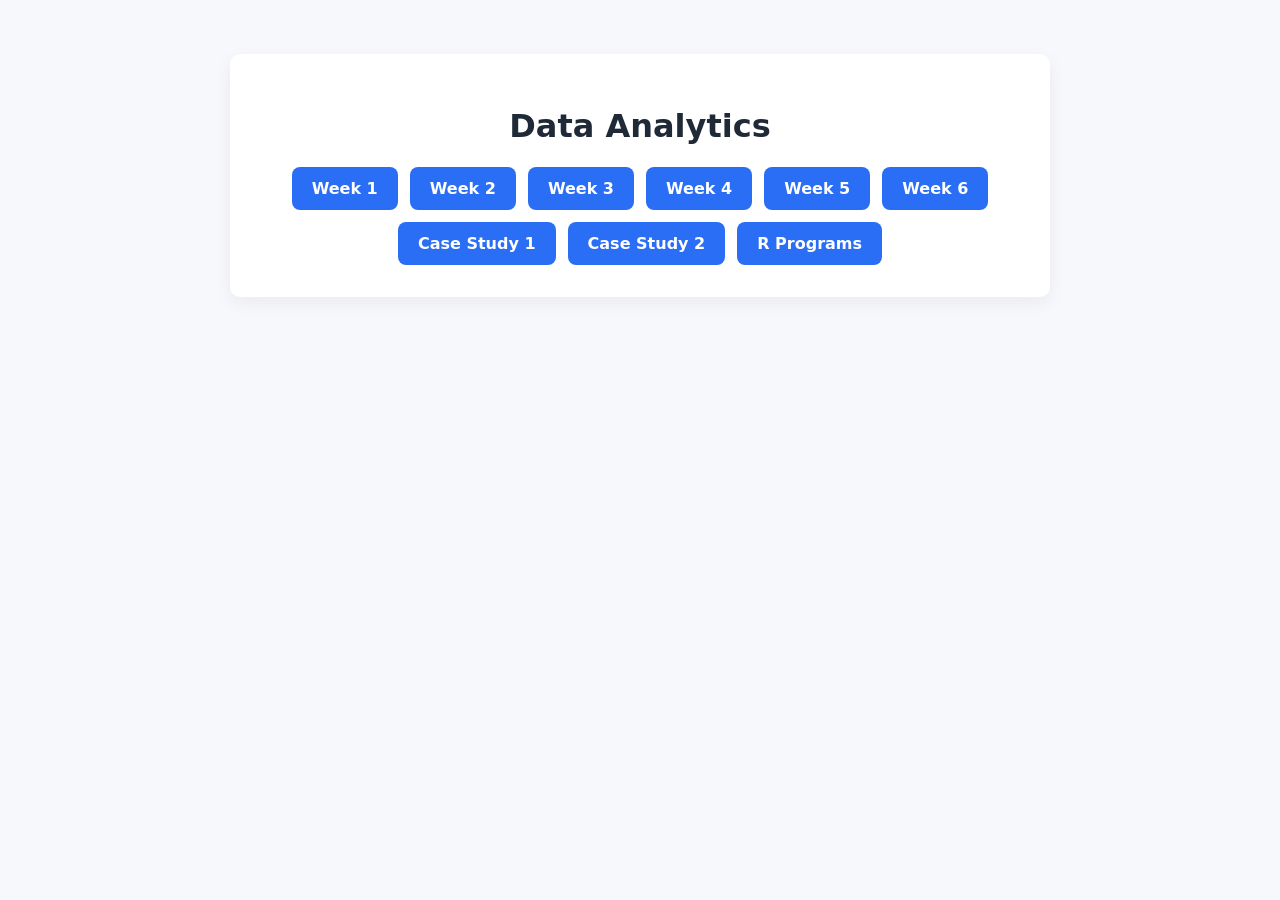
<file: index.html>
<!doctype html>
<html lang="en">
<head>
  <meta charset="utf-8">
  <meta name="viewport" content="width=device-width,initial-scale=1">
  <title>Home</title>
  <link rel="stylesheet" href="styles.css">
</head>
<body>
  <main class="container">
    <h1>Data Analytics</h1>
    <div class="buttons">
      <a class="btn" href="week1.html">Week 1</a>
      <a class="btn" href="week2.html">Week 2</a>
      <a class="btn" href="week3.html">Week 3</a>
      <a class="btn" href="week4.html">Week 4</a>
      <a class="btn" href="week5.html">Week 5</a>
      <a class="btn" href="week6.html">Week 6</a>
      <a class="btn" href="case1.html">Case Study 1</a>
      <a class="btn" href="case2.html">Case Study 2</a>
      <a class="btn" href="rprograms.html">R Programs</a>
    </div>
  </main>
</body>
</html>
</file>
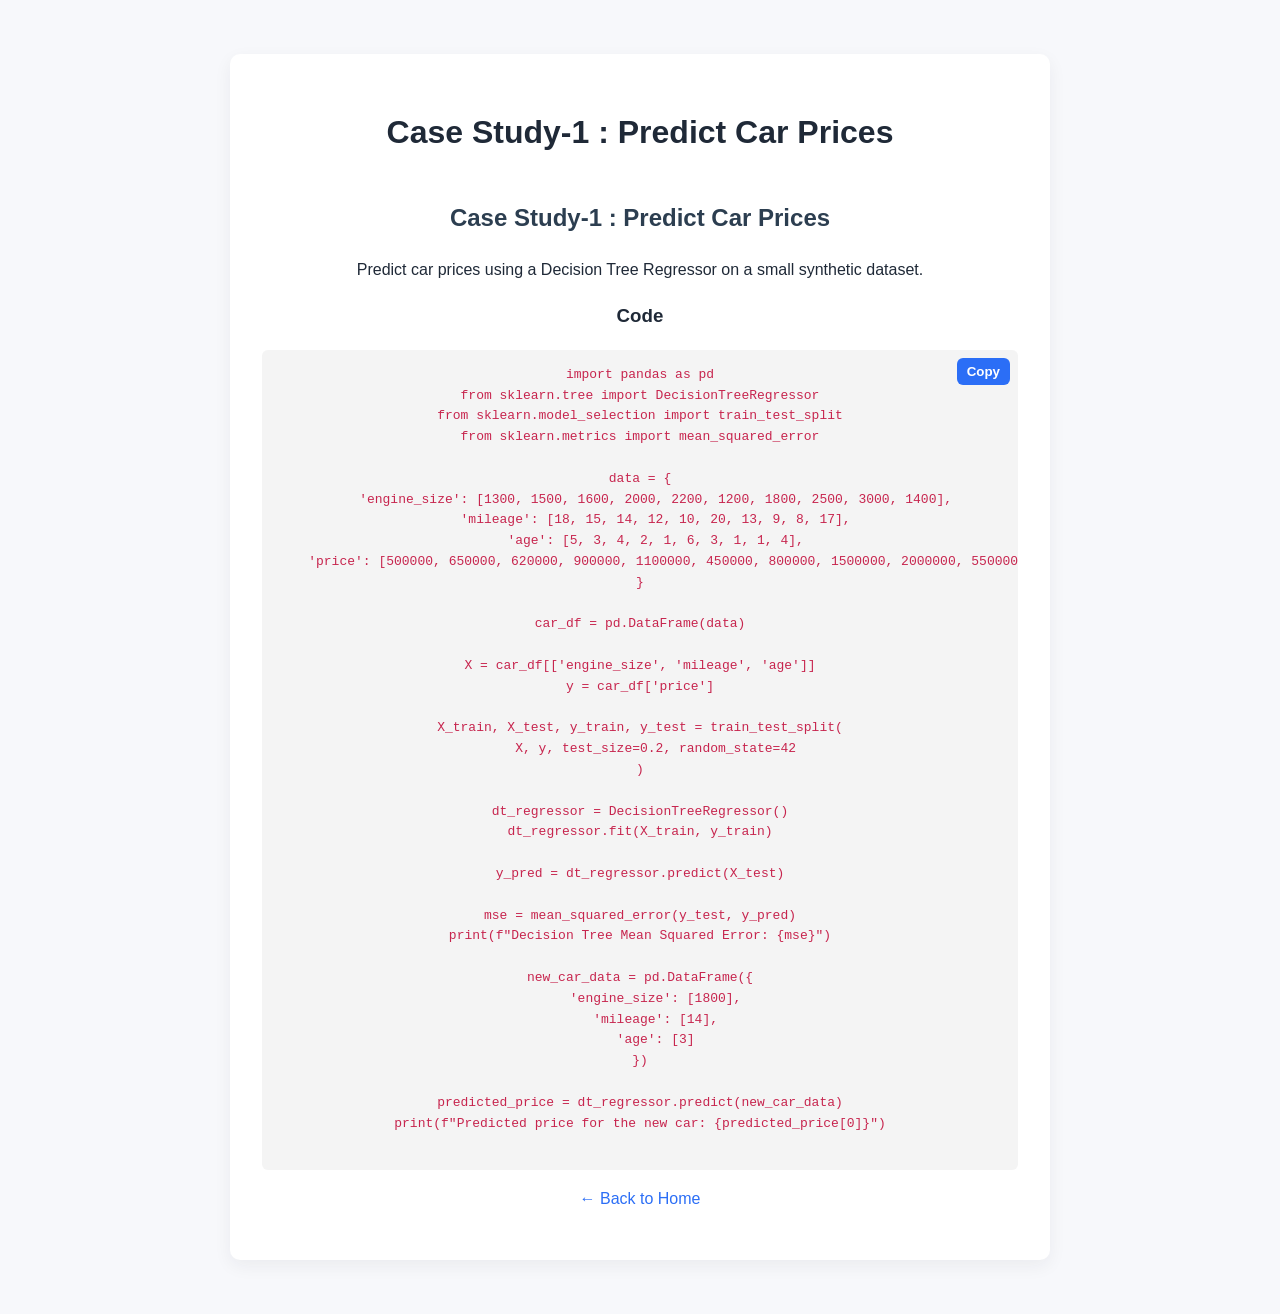
<file: case1.html>
<!doctype html>
<html lang="en">
  <head>
    <meta charset="utf-8" />
    <meta name="viewport" content="width=device-width, initial-scale=1" />
    <title>Case Study 1 - Predict Car Prices</title>
    <link rel="stylesheet" href="styles.css">
    <style>
      body { font-family: Arial, sans-serif; line-height: 1.6; }
      h2 { margin-top: 40px; color: #2c3e50; }
      pre {
        background: #f4f4f4;
        padding: 15px;
        overflow-x: auto;
        border-radius: 6px;
      }
      code { color: #c7254e; }
      .theory {
        background: #eef6ff;
        padding: 10px;
        border-left: 4px solid #3498db;
        margin-bottom: 10px;
      }
    </style>
  </head>
  <body>
    <main class="container">
      <h1>Case Study-1 : Predict Car Prices</h1>

      <section>
        <h2>Case Study-1 : Predict Car Prices</h2>
        <p>
          Predict car prices using a Decision Tree Regressor on a small synthetic dataset.
        </p>

        <h3>Code</h3>
        <pre><code>import pandas as pd
from sklearn.tree import DecisionTreeRegressor
from sklearn.model_selection import train_test_split
from sklearn.metrics import mean_squared_error

data = {
    'engine_size': [1300, 1500, 1600, 2000, 2200, 1200, 1800, 2500, 3000, 1400],
    'mileage': [18, 15, 14, 12, 10, 20, 13, 9, 8, 17],
    'age': [5, 3, 4, 2, 1, 6, 3, 1, 1, 4],
    'price': [500000, 650000, 620000, 900000, 1100000, 450000, 800000, 1500000, 2000000, 550000]
}

car_df = pd.DataFrame(data)

X = car_df[['engine_size', 'mileage', 'age']]
y = car_df['price']

X_train, X_test, y_train, y_test = train_test_split(
    X, y, test_size=0.2, random_state=42
)

dt_regressor = DecisionTreeRegressor()
dt_regressor.fit(X_train, y_train)

y_pred = dt_regressor.predict(X_test)

mse = mean_squared_error(y_test, y_pred)
print(f"Decision Tree Mean Squared Error: {mse}")

new_car_data = pd.DataFrame({
    'engine_size': [1800],
    'mileage': [14],
    'age': [3]
})

predicted_price = dt_regressor.predict(new_car_data)
print(f"Predicted price for the new car: {predicted_price[0]}")
        </code></pre>

      </section>

      <p><a class="link" href="index.html">← Back to Home</a></p>
    </main>
    <script src="copy.js"></script>
  </body>
</html>
</file>
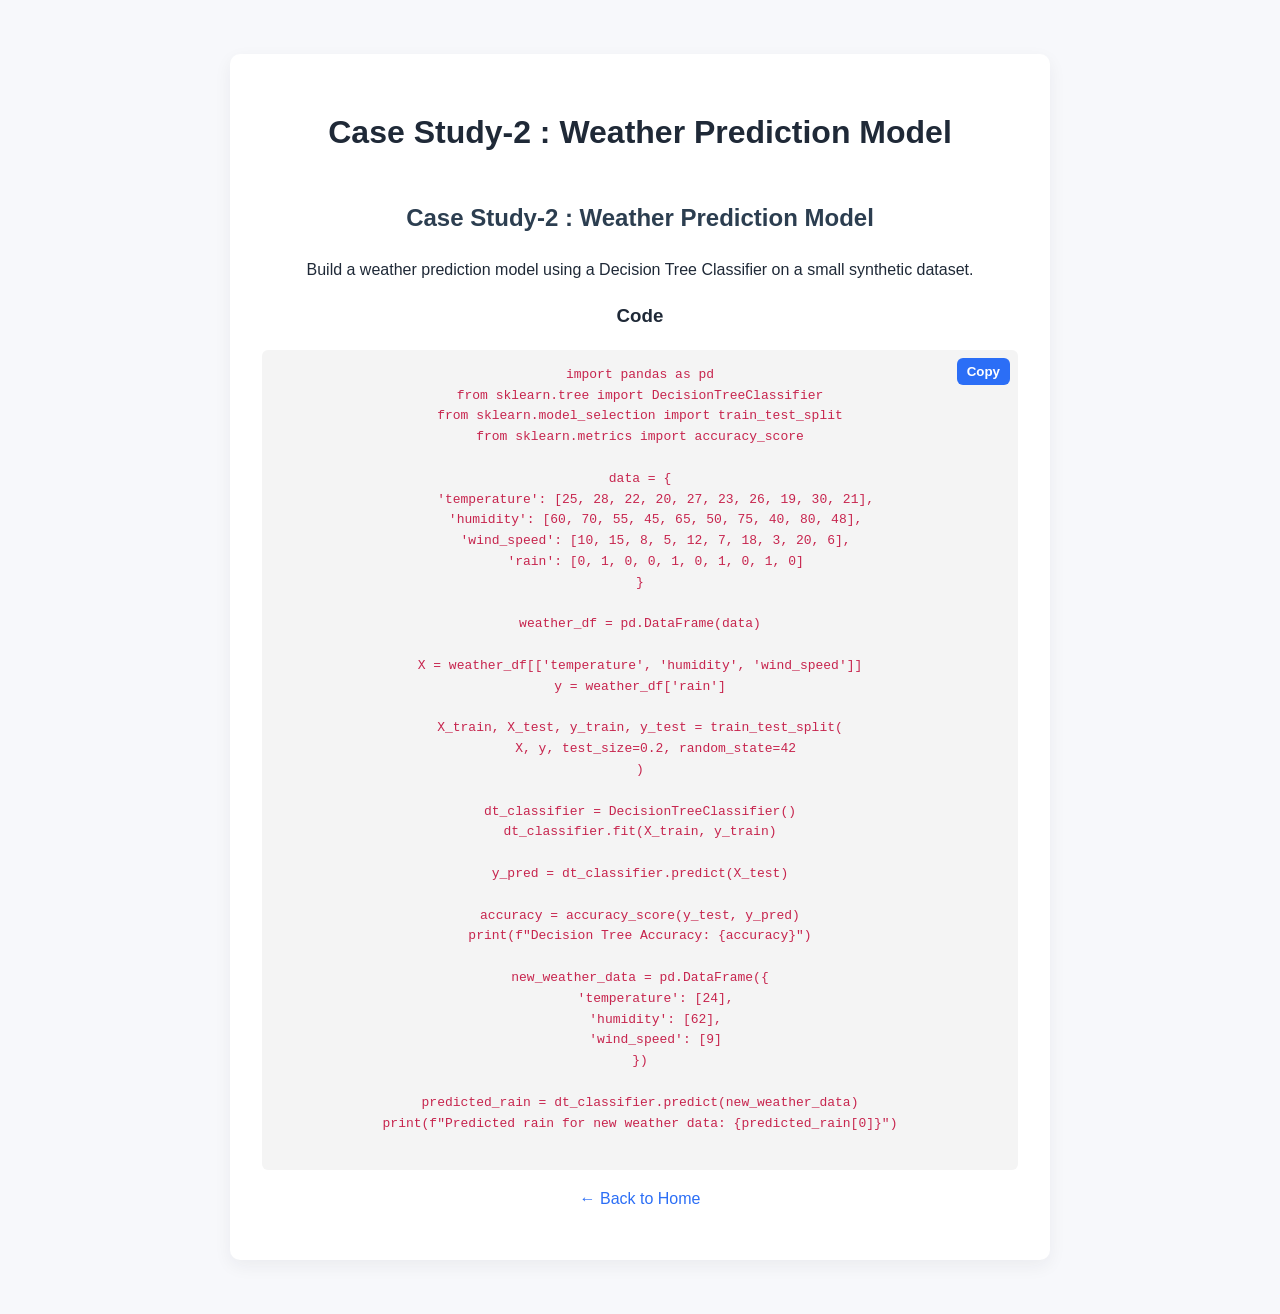
<file: case2.html>
<!doctype html>
<html lang="en">
  <head>
    <meta charset="utf-8" />
    <meta name="viewport" content="width=device-width, initial-scale=1" />
    <title>Case Study 2 - Weather Prediction Model</title>
    <link rel="stylesheet" href="styles.css">
    <style>
      body { font-family: Arial, sans-serif; line-height: 1.6; }
      h2 { margin-top: 40px; color: #2c3e50; }
      pre {
        background: #f4f4f4;
        padding: 15px;
        overflow-x: auto;
        border-radius: 6px;
      }
      code { color: #c7254e; }
      .theory {
        background: #eef6ff;
        padding: 10px;
        border-left: 4px solid #3498db;
        margin-bottom: 10px;
      }
    </style>
  </head>
  <body>
    <main class="container">
      <h1>Case Study-2 : Weather Prediction Model</h1>

      <section>
        <h2>Case Study-2 : Weather Prediction Model</h2>
        <p>
          Build a weather prediction model using a Decision Tree Classifier on a small synthetic dataset.
        </p>

        <h3>Code</h3>
        <pre><code>import pandas as pd
from sklearn.tree import DecisionTreeClassifier
from sklearn.model_selection import train_test_split
from sklearn.metrics import accuracy_score

data = {
    'temperature': [25, 28, 22, 20, 27, 23, 26, 19, 30, 21],
    'humidity': [60, 70, 55, 45, 65, 50, 75, 40, 80, 48],
    'wind_speed': [10, 15, 8, 5, 12, 7, 18, 3, 20, 6],
    'rain': [0, 1, 0, 0, 1, 0, 1, 0, 1, 0]
}

weather_df = pd.DataFrame(data)

X = weather_df[['temperature', 'humidity', 'wind_speed']]
y = weather_df['rain']

X_train, X_test, y_train, y_test = train_test_split(
    X, y, test_size=0.2, random_state=42
)

dt_classifier = DecisionTreeClassifier()
dt_classifier.fit(X_train, y_train)

y_pred = dt_classifier.predict(X_test)

accuracy = accuracy_score(y_test, y_pred)
print(f"Decision Tree Accuracy: {accuracy}")

new_weather_data = pd.DataFrame({
    'temperature': [24],
    'humidity': [62],
    'wind_speed': [9]
})

predicted_rain = dt_classifier.predict(new_weather_data)
print(f"Predicted rain for new weather data: {predicted_rain[0]}")
        </code></pre>

      </section>

      <p><a class="link" href="index.html">← Back to Home</a></p>
    </main>
    <script src="copy.js"></script>
  </body>
</html>
</file>
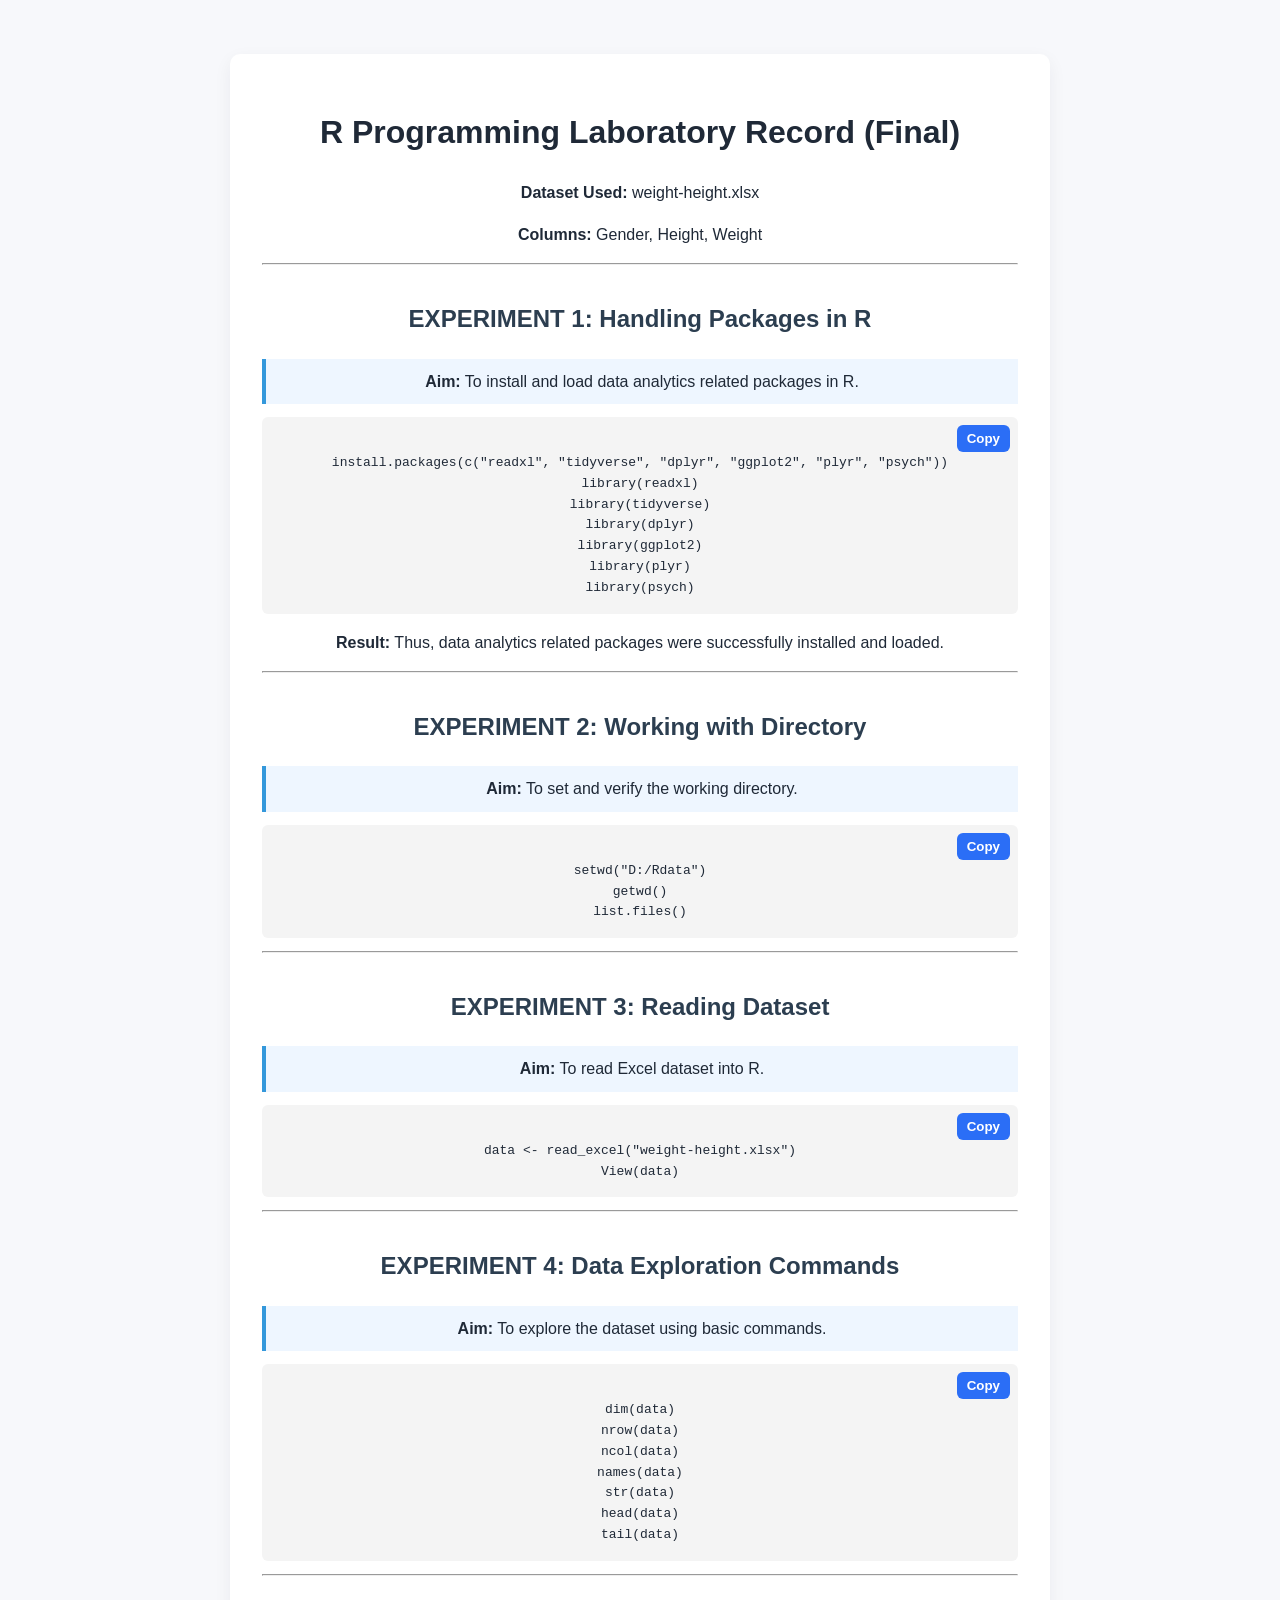
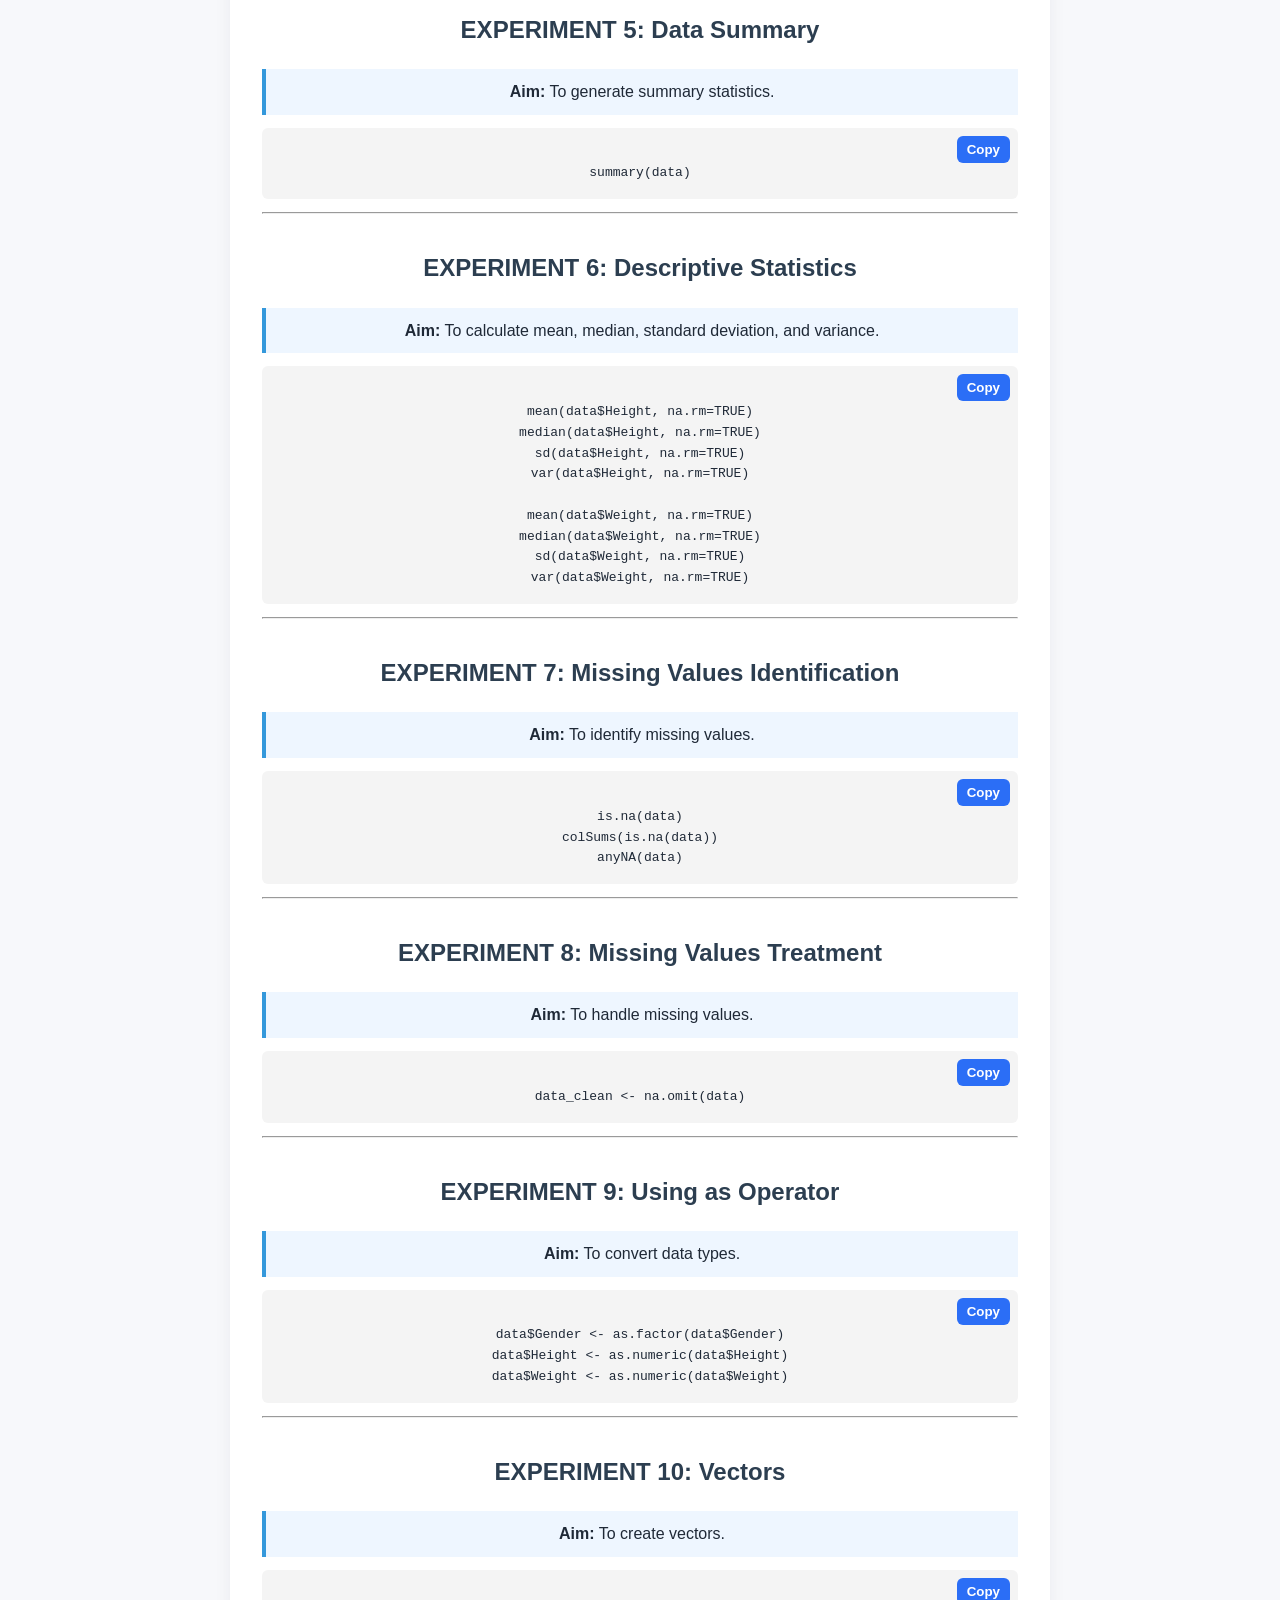
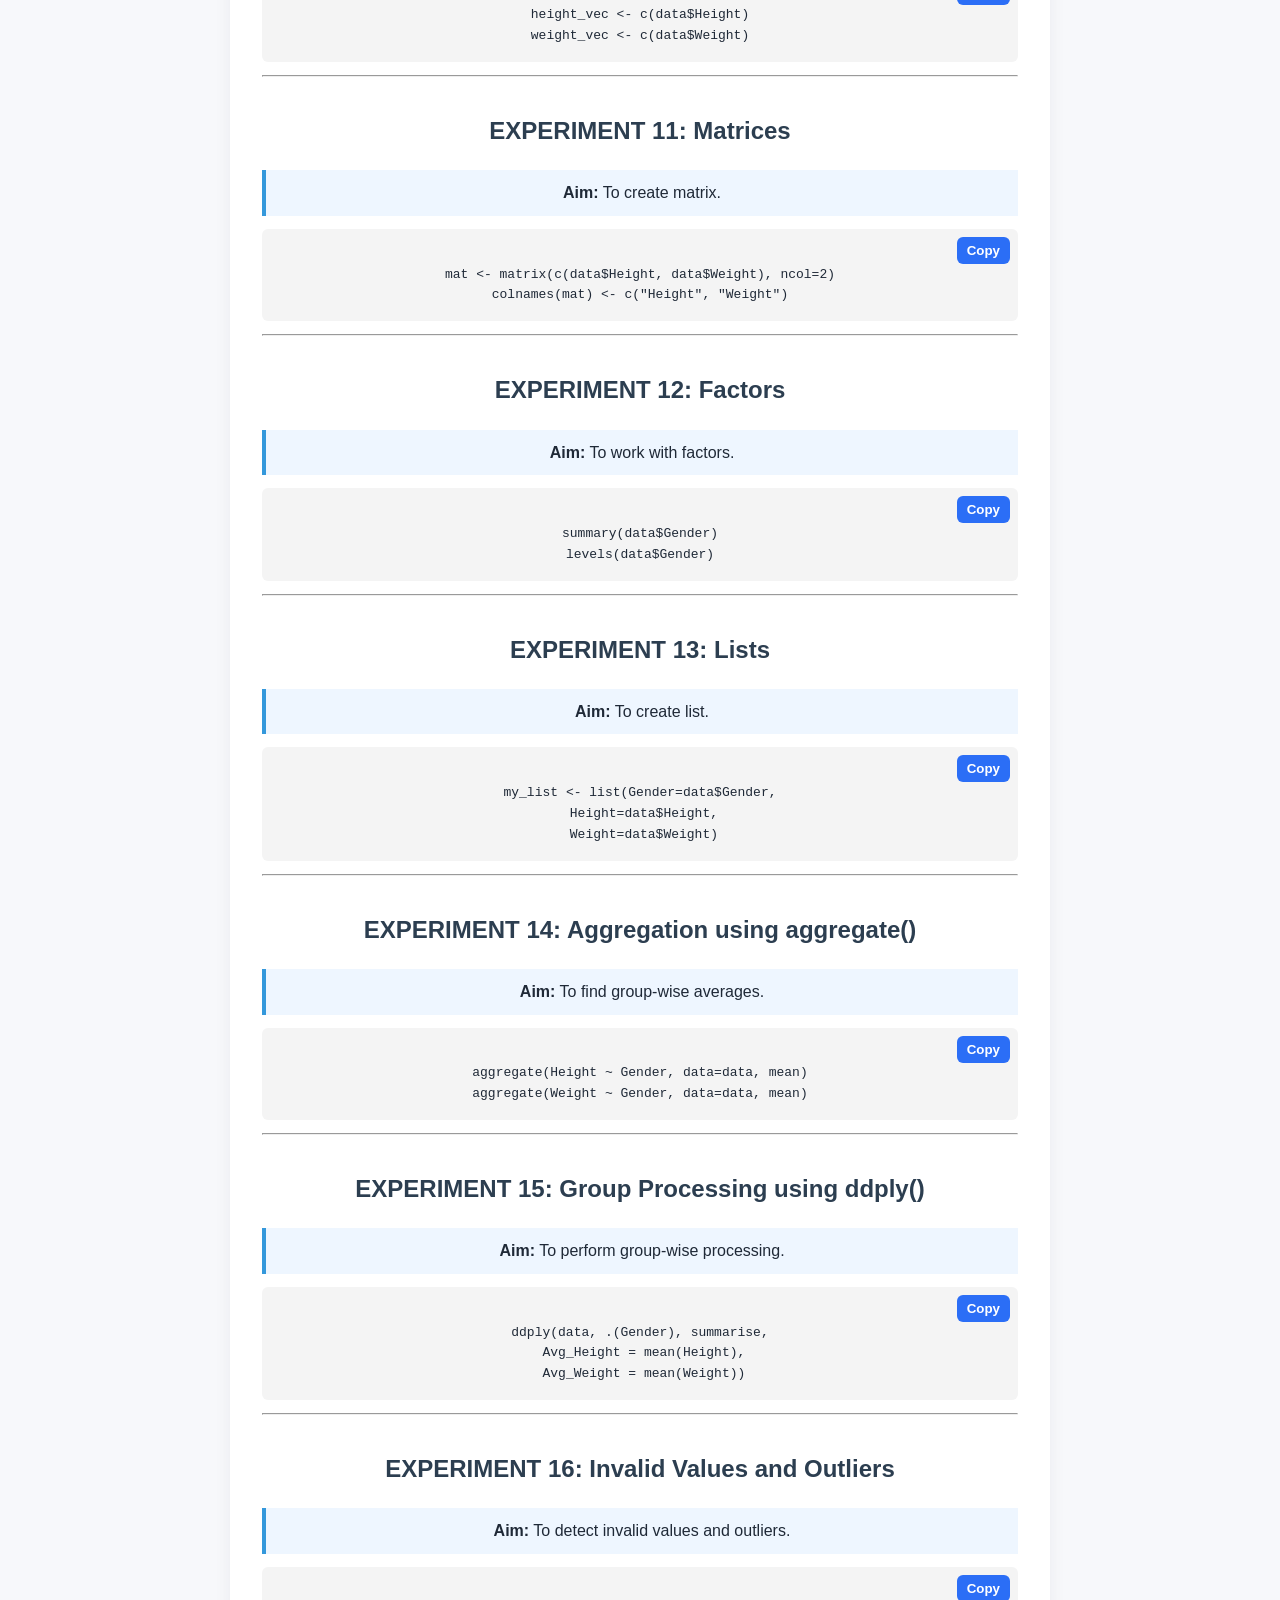
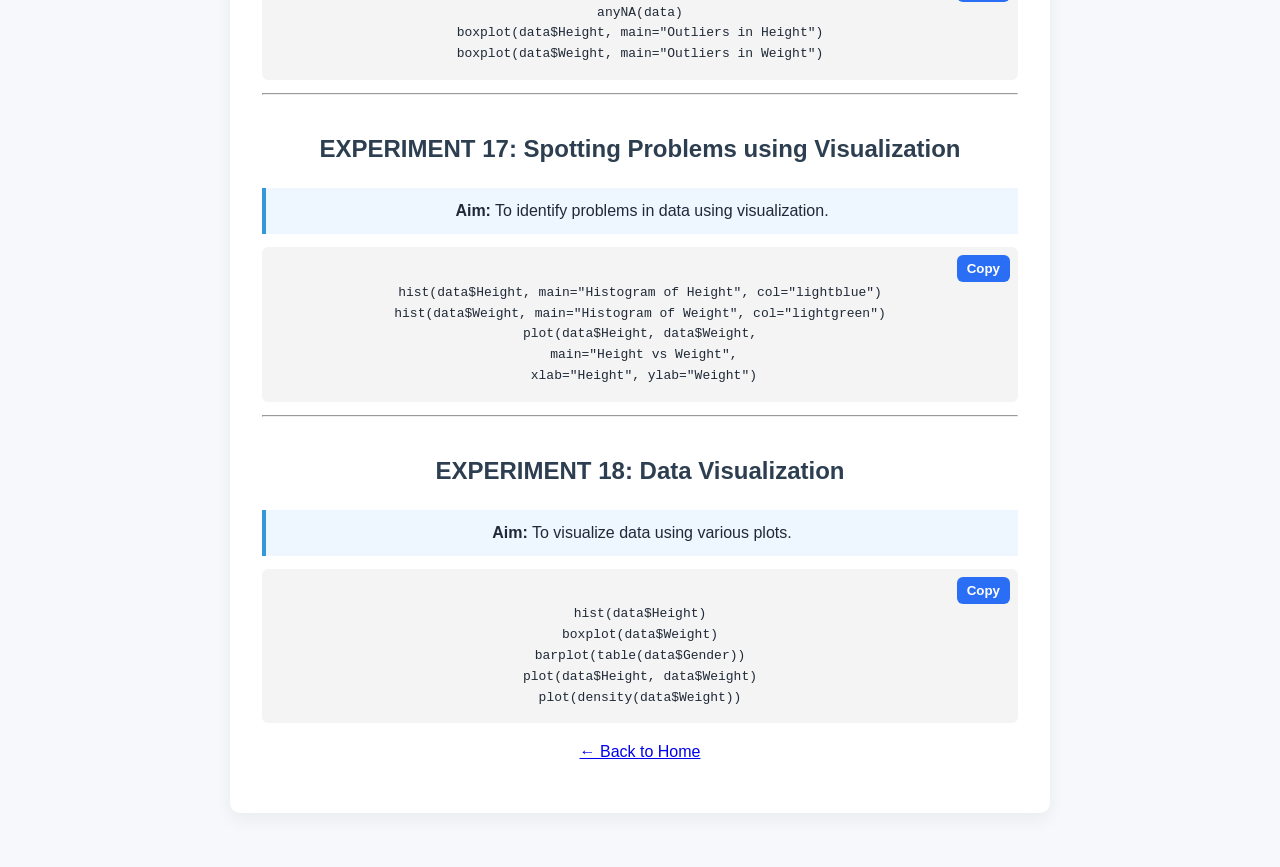
<file: rprograms.html>
<!doctype html>
<html lang="en">
<head>
  <meta charset="utf-8">
  <meta name="viewport" content="width=device-width,initial-scale=1">
  <title>R Programming Laboratory Record</title>
  <link rel="stylesheet" href="styles.css">
  <style>
    body { font-family: Arial, sans-serif; line-height: 1.6; }
    h2 { margin-top: 35px; color: #2c3e50; }
    pre {
      background: #f4f4f4;
      padding: 15px;
      overflow-x: auto;
      border-radius: 6px;
    }
    .aim {
      background: #eef6ff;
      padding: 10px;
      border-left: 4px solid #3498db;
      margin-bottom: 10px;
    }
  </style>
</head>

<body>
<main class="container">

<h1>R Programming Laboratory Record (Final)</h1>

<p><strong>Dataset Used:</strong> weight-height.xlsx</p>
<p><strong>Columns:</strong> Gender, Height, Weight</p>

<hr>

<h2>EXPERIMENT 1: Handling Packages in R</h2>
<div class="aim"><strong>Aim:</strong> To install and load data analytics related packages in R.</div>
<pre><code>
install.packages(c("readxl", "tidyverse", "dplyr", "ggplot2", "plyr", "psych"))
library(readxl)
library(tidyverse)
library(dplyr)
library(ggplot2)
library(plyr)
library(psych)
</code></pre>
<p><strong>Result:</strong> Thus, data analytics related packages were successfully installed and loaded.</p>

<hr>

<h2>EXPERIMENT 2: Working with Directory</h2>
<div class="aim"><strong>Aim:</strong> To set and verify the working directory.</div>
<pre><code>
setwd("D:/Rdata")
getwd()
list.files()
</code></pre>

<hr>

<h2>EXPERIMENT 3: Reading Dataset</h2>
<div class="aim"><strong>Aim:</strong> To read Excel dataset into R.</div>
<pre><code>
data <- read_excel("weight-height.xlsx")
View(data)
</code></pre>

<hr>

<h2>EXPERIMENT 4: Data Exploration Commands</h2>
<div class="aim"><strong>Aim:</strong> To explore the dataset using basic commands.</div>
<pre><code>
dim(data)
nrow(data)
ncol(data)
names(data)
str(data)
head(data)
tail(data)
</code></pre>

<hr>

<h2>EXPERIMENT 5: Data Summary</h2>
<div class="aim"><strong>Aim:</strong> To generate summary statistics.</div>
<pre><code>
summary(data)
</code></pre>

<hr>

<h2>EXPERIMENT 6: Descriptive Statistics</h2>
<div class="aim"><strong>Aim:</strong> To calculate mean, median, standard deviation, and variance.</div>
<pre><code>
mean(data$Height, na.rm=TRUE)
median(data$Height, na.rm=TRUE)
sd(data$Height, na.rm=TRUE)
var(data$Height, na.rm=TRUE)

mean(data$Weight, na.rm=TRUE)
median(data$Weight, na.rm=TRUE)
sd(data$Weight, na.rm=TRUE)
var(data$Weight, na.rm=TRUE)
</code></pre>

<hr>

<h2>EXPERIMENT 7: Missing Values Identification</h2>
<div class="aim"><strong>Aim:</strong> To identify missing values.</div>
<pre><code>
is.na(data)
colSums(is.na(data))
anyNA(data)
</code></pre>

<hr>

<h2>EXPERIMENT 8: Missing Values Treatment</h2>
<div class="aim"><strong>Aim:</strong> To handle missing values.</div>
<pre><code>
data_clean <- na.omit(data)
</code></pre>

<hr>

<h2>EXPERIMENT 9: Using as Operator</h2>
<div class="aim"><strong>Aim:</strong> To convert data types.</div>
<pre><code>
data$Gender <- as.factor(data$Gender)
data$Height <- as.numeric(data$Height)
data$Weight <- as.numeric(data$Weight)
</code></pre>

<hr>

<h2>EXPERIMENT 10: Vectors</h2>
<div class="aim"><strong>Aim:</strong> To create vectors.</div>
<pre><code>
height_vec <- c(data$Height)
weight_vec <- c(data$Weight)
</code></pre>

<hr>

<h2>EXPERIMENT 11: Matrices</h2>
<div class="aim"><strong>Aim:</strong> To create matrix.</div>
<pre><code>
mat <- matrix(c(data$Height, data$Weight), ncol=2)
colnames(mat) <- c("Height", "Weight")
</code></pre>

<hr>

<h2>EXPERIMENT 12: Factors</h2>
<div class="aim"><strong>Aim:</strong> To work with factors.</div>
<pre><code>
summary(data$Gender)
levels(data$Gender)
</code></pre>

<hr>

<h2>EXPERIMENT 13: Lists</h2>
<div class="aim"><strong>Aim:</strong> To create list.</div>
<pre><code>
my_list <- list(Gender=data$Gender,
 Height=data$Height,
 Weight=data$Weight)
</code></pre>

<hr>

<h2>EXPERIMENT 14: Aggregation using aggregate()</h2>
<div class="aim"><strong>Aim:</strong> To find group-wise averages.</div>
<pre><code>
aggregate(Height ~ Gender, data=data, mean)
aggregate(Weight ~ Gender, data=data, mean)
</code></pre>

<hr>

<h2>EXPERIMENT 15: Group Processing using ddply()</h2>
<div class="aim"><strong>Aim:</strong> To perform group-wise processing.</div>
<pre><code>
ddply(data, .(Gender), summarise,
 Avg_Height = mean(Height),
 Avg_Weight = mean(Weight))
</code></pre>

<hr>

<h2>EXPERIMENT 16: Invalid Values and Outliers</h2>
<div class="aim"><strong>Aim:</strong> To detect invalid values and outliers.</div>
<pre><code>
anyNA(data)
boxplot(data$Height, main="Outliers in Height")
boxplot(data$Weight, main="Outliers in Weight")
</code></pre>

<hr>

<h2>EXPERIMENT 17: Spotting Problems using Visualization</h2>
<div class="aim"><strong>Aim:</strong> To identify problems in data using visualization.</div>
<pre><code>
hist(data$Height, main="Histogram of Height", col="lightblue")
hist(data$Weight, main="Histogram of Weight", col="lightgreen")
plot(data$Height, data$Weight,
 main="Height vs Weight",
 xlab="Height", ylab="Weight")
</code></pre>

<hr>

<h2>EXPERIMENT 18: Data Visualization</h2>
<div class="aim"><strong>Aim:</strong> To visualize data using various plots.</div>
<pre><code>
hist(data$Height)
boxplot(data$Weight)
barplot(table(data$Gender))
plot(data$Height, data$Weight)
plot(density(data$Weight))
</code></pre>

<p><a href="index.html">← Back to Home</a></p>

</main>
<script src="copy.js"></script>
</body>
</html>
</file>
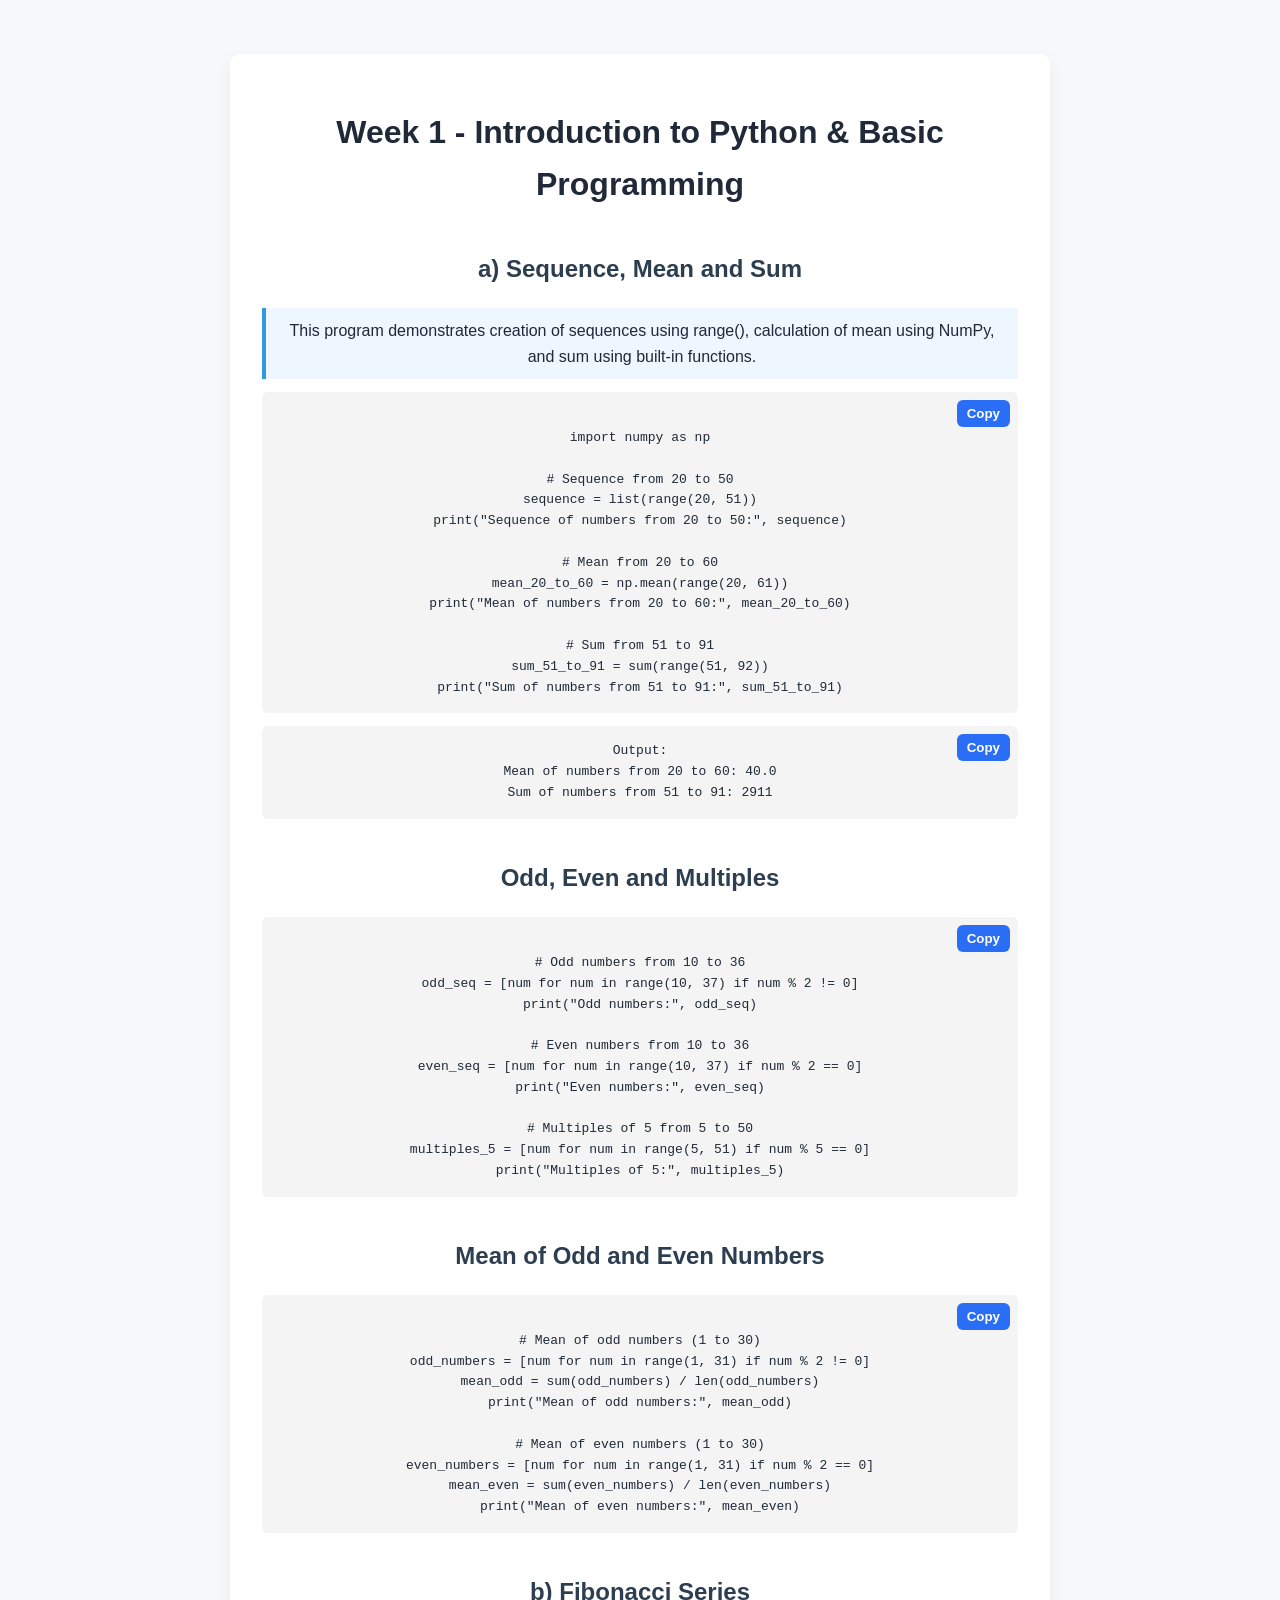
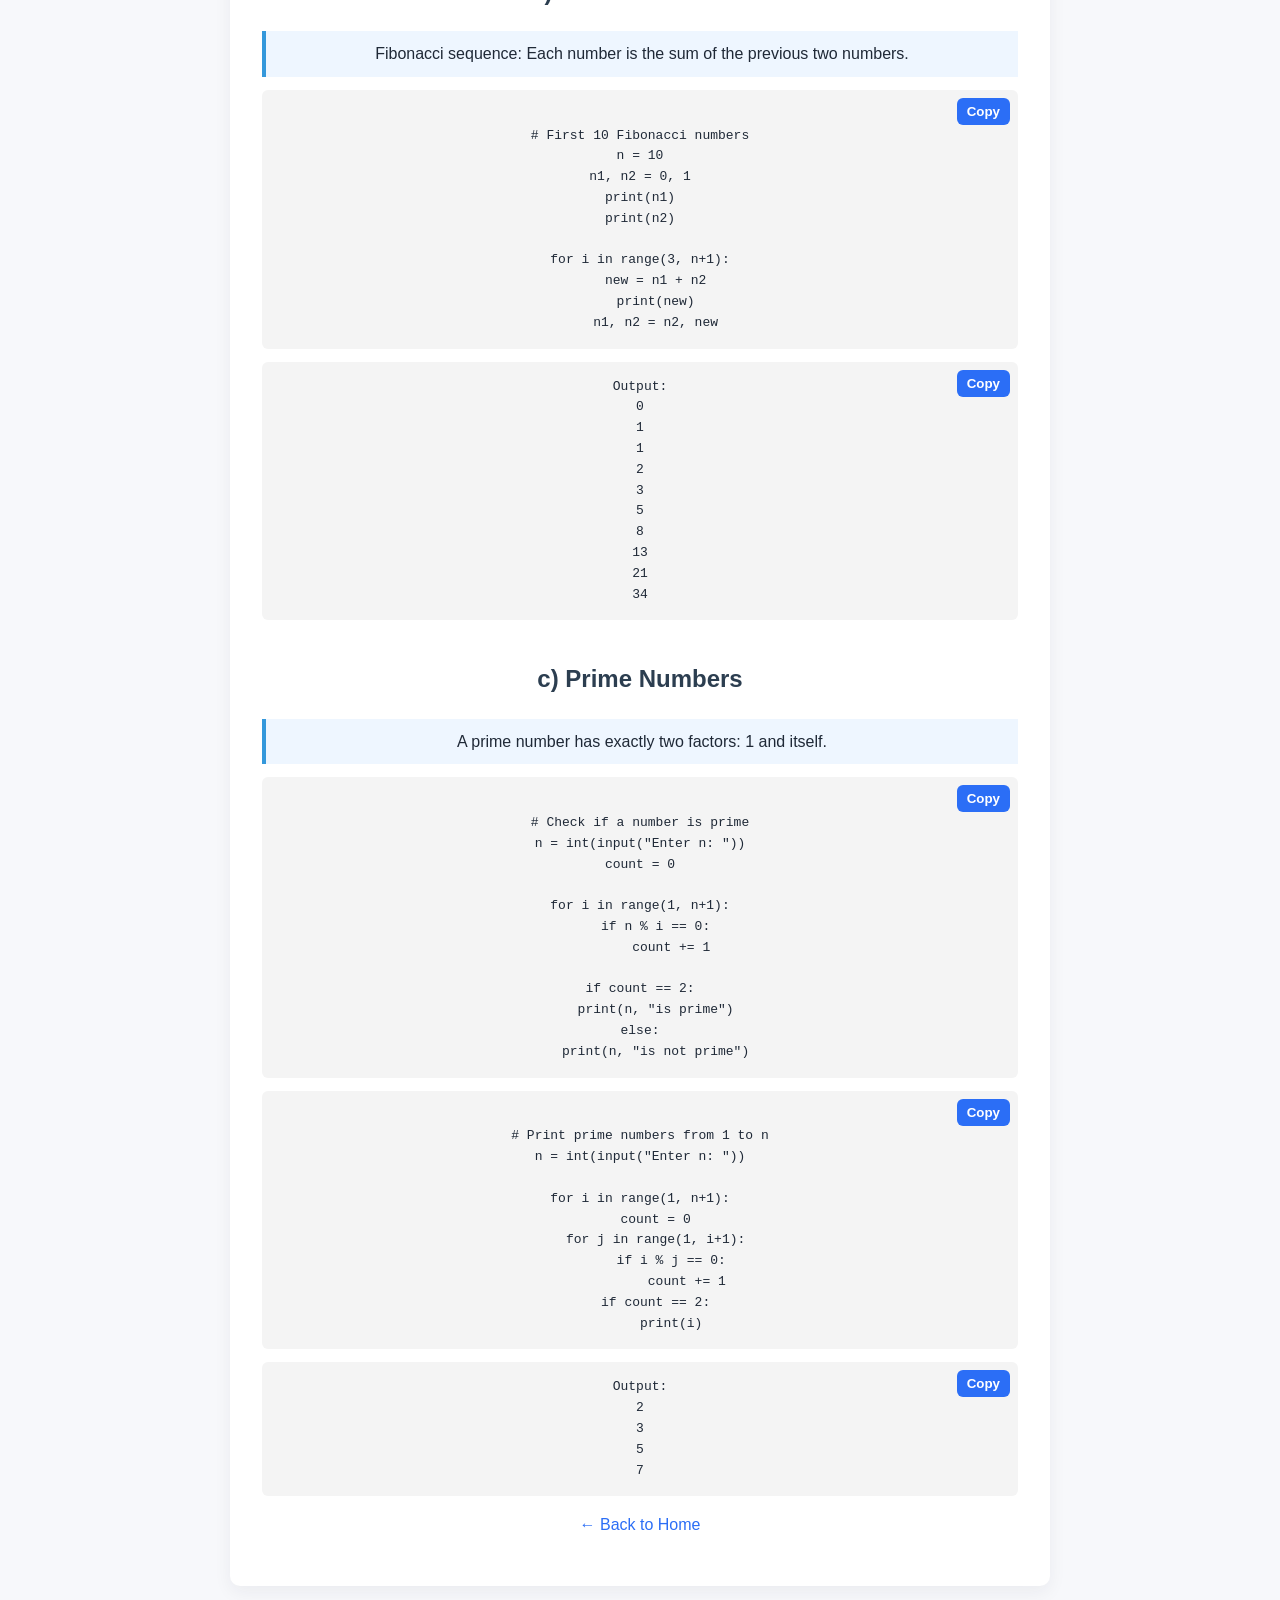
<file: week1.html>
<!doctype html>
<html lang="en">
<head>
  <meta charset="utf-8">
  <meta name="viewport" content="width=device-width,initial-scale=1">
  <title>Week 1 - Introduction to Python</title>
  <link rel="stylesheet" href="styles.css">
  <style>
    body { font-family: Arial, sans-serif; line-height: 1.6; }
    h2 { margin-top: 40px; color: #2c3e50; }
    pre {
      background: #f4f4f4;
      padding: 15px;
      overflow-x: auto;
      border-radius: 6px;
    }
    .theory {
      background: #eef6ff;
      padding: 10px;
      border-left: 4px solid #3498db;
      margin-bottom: 10px;
    }
  </style>
</head>

<body>
  <main class="container">
    <h1>Week 1 - Introduction to Python & Basic Programming</h1>

    <!-- ================= PART A ================= -->

    <h2>a) Sequence, Mean and Sum</h2>

    <div class="theory">
      This program demonstrates creation of sequences using range(), 
      calculation of mean using NumPy, and sum using built-in functions.
    </div>

<pre><code>
import numpy as np

# Sequence from 20 to 50
sequence = list(range(20, 51))
print("Sequence of numbers from 20 to 50:", sequence)

# Mean from 20 to 60
mean_20_to_60 = np.mean(range(20, 61))
print("Mean of numbers from 20 to 60:", mean_20_to_60)

# Sum from 51 to 91
sum_51_to_91 = sum(range(51, 92))
print("Sum of numbers from 51 to 91:", sum_51_to_91)
</code></pre>

<pre>
Output:
Mean of numbers from 20 to 60: 40.0
Sum of numbers from 51 to 91: 2911
</pre>


    <!-- ================= ODD / EVEN / MULTIPLES ================= -->

    <h2>Odd, Even and Multiples</h2>

<pre><code>
# Odd numbers from 10 to 36
odd_seq = [num for num in range(10, 37) if num % 2 != 0]
print("Odd numbers:", odd_seq)

# Even numbers from 10 to 36
even_seq = [num for num in range(10, 37) if num % 2 == 0]
print("Even numbers:", even_seq)

# Multiples of 5 from 5 to 50
multiples_5 = [num for num in range(5, 51) if num % 5 == 0]
print("Multiples of 5:", multiples_5)
</code></pre>


    <!-- ================= MEAN OF ODD & EVEN ================= -->

    <h2>Mean of Odd and Even Numbers</h2>

<pre><code>
# Mean of odd numbers (1 to 30)
odd_numbers = [num for num in range(1, 31) if num % 2 != 0]
mean_odd = sum(odd_numbers) / len(odd_numbers)
print("Mean of odd numbers:", mean_odd)

# Mean of even numbers (1 to 30)
even_numbers = [num for num in range(1, 31) if num % 2 == 0]
mean_even = sum(even_numbers) / len(even_numbers)
print("Mean of even numbers:", mean_even)
</code></pre>


    <!-- ================= FIBONACCI ================= -->

    <h2>b) Fibonacci Series</h2>

    <div class="theory">
      Fibonacci sequence: Each number is the sum of the previous two numbers.
    </div>

<pre><code>
# First 10 Fibonacci numbers
n = 10
n1, n2 = 0, 1
print(n1)
print(n2)

for i in range(3, n+1):
    new = n1 + n2
    print(new)
    n1, n2 = n2, new
</code></pre>

<pre>
Output:
0
1
1
2
3
5
8
13
21
34
</pre>


    <!-- ================= PRIME CHECK ================= -->

    <h2>c) Prime Numbers</h2>

    <div class="theory">
      A prime number has exactly two factors: 1 and itself.
    </div>

<pre><code>
# Check if a number is prime
n = int(input("Enter n: "))
count = 0

for i in range(1, n+1):
    if n % i == 0:
        count += 1

if count == 2:
    print(n, "is prime")
else:
    print(n, "is not prime")
</code></pre>

<pre><code>
# Print prime numbers from 1 to n
n = int(input("Enter n: "))

for i in range(1, n+1):
    count = 0
    for j in range(1, i+1):
        if i % j == 0:
            count += 1
    if count == 2:
        print(i)
</code></pre>

<pre>
Output:
2
3
5
7
</pre>

    <p><a class="link" href="index.html">← Back to Home</a></p>

  </main>
  <script src="copy.js"></script>
</body>
</html>
</file>
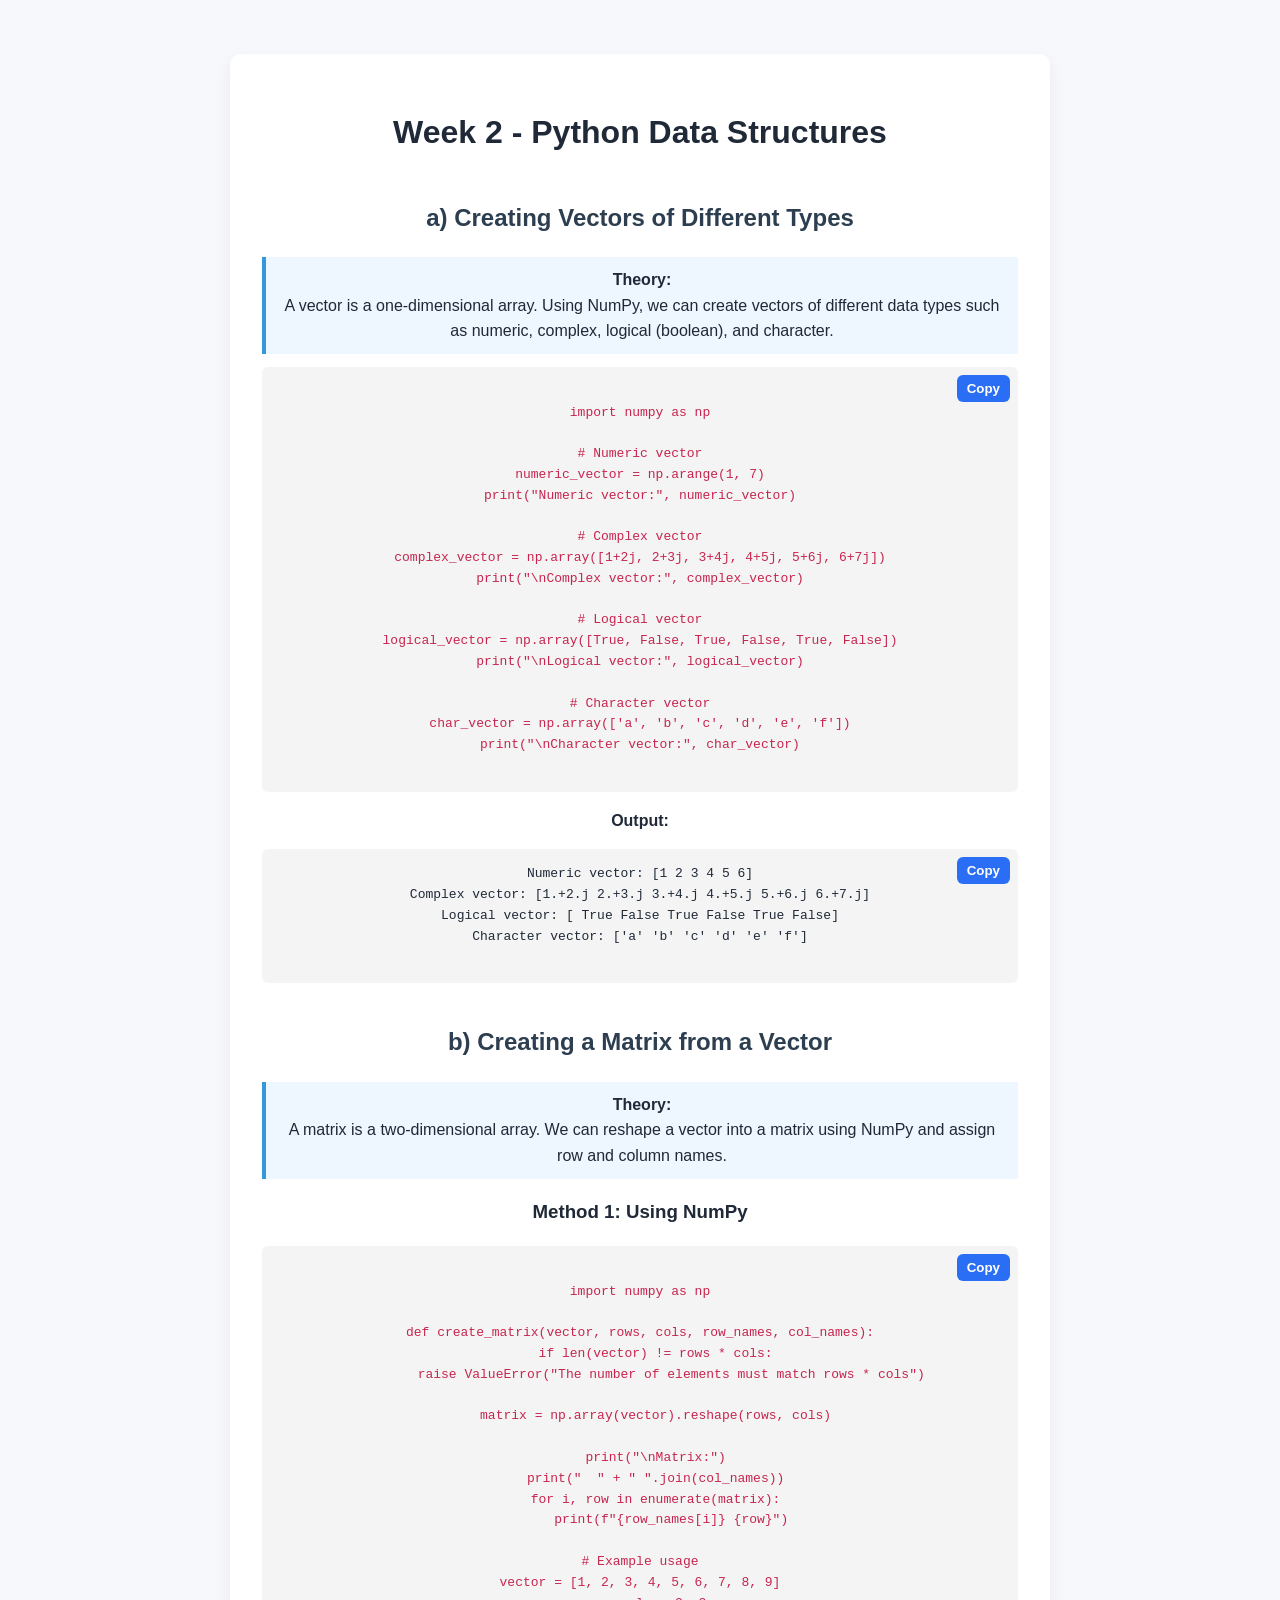
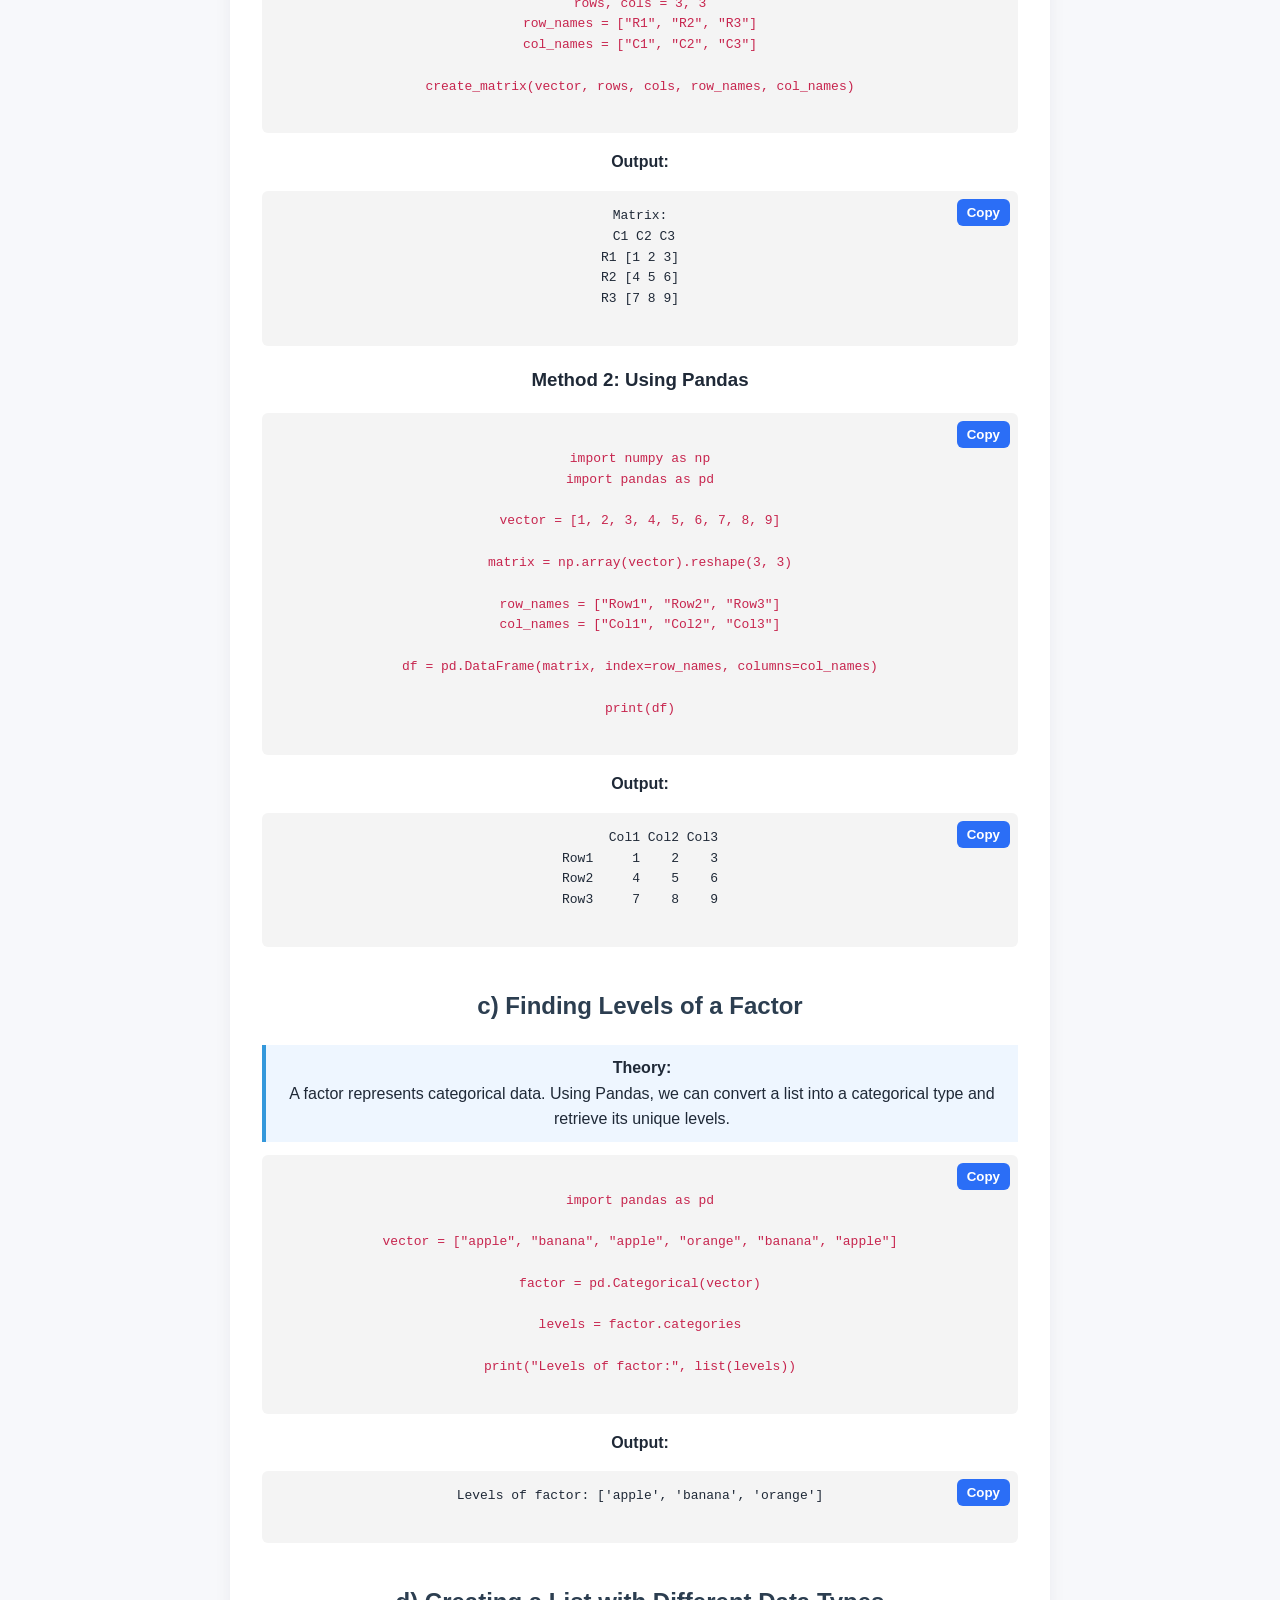
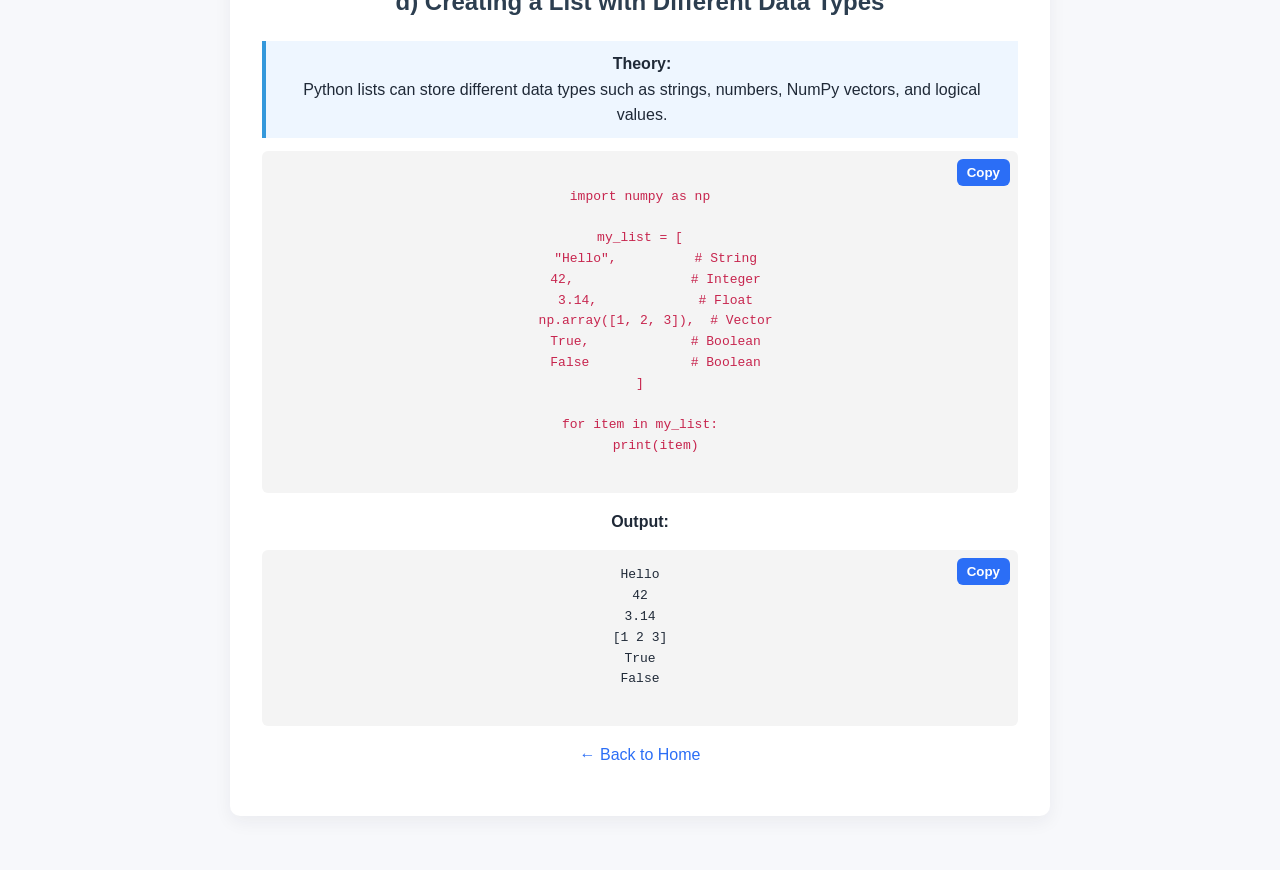
<file: week2.html>
<!doctype html>
<html lang="en">
<head>
  <meta charset="utf-8">
  <meta name="viewport" content="width=device-width,initial-scale=1">
  <title>Week 2 - Python Data Structures</title>
  <link rel="stylesheet" href="styles.css">
  <style>
    body { font-family: Arial, sans-serif; line-height: 1.6; }
    h2 { margin-top: 40px; color: #2c3e50; }
    pre {
      background: #f4f4f4;
      padding: 15px;
      overflow-x: auto;
      border-radius: 6px;
    }
    code { color: #c7254e; }
    .theory {
      background: #eef6ff;
      padding: 10px;
      border-left: 4px solid #3498db;
      margin-bottom: 10px;
    }
  </style>
</head>

<body>
  <main class="container">
    <h1>Week 2 - Python Data Structures</h1>

    <!-- ================= PART A ================= -->

    <h2>a) Creating Vectors of Different Types</h2>

    <div class="theory">
      <strong>Theory:</strong><br>
      A vector is a one-dimensional array. Using NumPy, we can create vectors 
      of different data types such as numeric, complex, logical (boolean), and character.
    </div>

    <pre><code>
import numpy as np

# Numeric vector
numeric_vector = np.arange(1, 7)
print("Numeric vector:", numeric_vector)

# Complex vector
complex_vector = np.array([1+2j, 2+3j, 3+4j, 4+5j, 5+6j, 6+7j])
print("\nComplex vector:", complex_vector)

# Logical vector
logical_vector = np.array([True, False, True, False, True, False])
print("\nLogical vector:", logical_vector)

# Character vector
char_vector = np.array(['a', 'b', 'c', 'd', 'e', 'f'])
print("\nCharacter vector:", char_vector)
    </code></pre>

    <p><strong>Output:</strong></p>
    <pre>
Numeric vector: [1 2 3 4 5 6]
Complex vector: [1.+2.j 2.+3.j 3.+4.j 4.+5.j 5.+6.j 6.+7.j]
Logical vector: [ True False True False True False]
Character vector: ['a' 'b' 'c' 'd' 'e' 'f']
    </pre>


    <!-- ================= PART B ================= -->

    <h2>b) Creating a Matrix from a Vector</h2>

    <div class="theory">
      <strong>Theory:</strong><br>
      A matrix is a two-dimensional array. We can reshape a vector into a matrix 
      using NumPy and assign row and column names.
    </div>

    <h3>Method 1: Using NumPy</h3>

    <pre><code>
import numpy as np

def create_matrix(vector, rows, cols, row_names, col_names):
    if len(vector) != rows * cols:
        raise ValueError("The number of elements must match rows * cols")

    matrix = np.array(vector).reshape(rows, cols)

    print("\nMatrix:")
    print("  " + " ".join(col_names))
    for i, row in enumerate(matrix):
        print(f"{row_names[i]} {row}")

# Example usage
vector = [1, 2, 3, 4, 5, 6, 7, 8, 9]
rows, cols = 3, 3
row_names = ["R1", "R2", "R3"]
col_names = ["C1", "C2", "C3"]

create_matrix(vector, rows, cols, row_names, col_names)
    </code></pre>

    <p><strong>Output:</strong></p>
    <pre>
Matrix:
 C1 C2 C3
R1 [1 2 3]
R2 [4 5 6]
R3 [7 8 9]
    </pre>

    <h3>Method 2: Using Pandas</h3>

    <pre><code>
import numpy as np
import pandas as pd

vector = [1, 2, 3, 4, 5, 6, 7, 8, 9]

matrix = np.array(vector).reshape(3, 3)

row_names = ["Row1", "Row2", "Row3"]
col_names = ["Col1", "Col2", "Col3"]

df = pd.DataFrame(matrix, index=row_names, columns=col_names)

print(df)
    </code></pre>

    <p><strong>Output:</strong></p>
    <pre>
      Col1 Col2 Col3
Row1     1    2    3
Row2     4    5    6
Row3     7    8    9
    </pre>


    <!-- ================= PART C ================= -->

    <h2>c) Finding Levels of a Factor</h2>

    <div class="theory">
      <strong>Theory:</strong><br>
      A factor represents categorical data. Using Pandas, we can convert 
      a list into a categorical type and retrieve its unique levels.
    </div>

    <pre><code>
import pandas as pd

vector = ["apple", "banana", "apple", "orange", "banana", "apple"]

factor = pd.Categorical(vector)

levels = factor.categories

print("Levels of factor:", list(levels))
    </code></pre>

    <p><strong>Output:</strong></p>
    <pre>
Levels of factor: ['apple', 'banana', 'orange']
    </pre>


    <!-- ================= PART D ================= -->

    <h2>d) Creating a List with Different Data Types</h2>

    <div class="theory">
      <strong>Theory:</strong><br>
      Python lists can store different data types such as strings, numbers, 
      NumPy vectors, and logical values.
    </div>

    <pre><code>
import numpy as np

my_list = [
    "Hello",          # String
    42,               # Integer
    3.14,             # Float
    np.array([1, 2, 3]),  # Vector
    True,             # Boolean
    False             # Boolean
]

for item in my_list:
    print(item)
    </code></pre>

    <p><strong>Output:</strong></p>
    <pre>
Hello
42
3.14
[1 2 3]
True
False
    </pre>

    <p><a class="link" href="index.html">← Back to Home</a></p>

  </main>
  <script src="copy.js"></script>
</body>
</html>
</file>
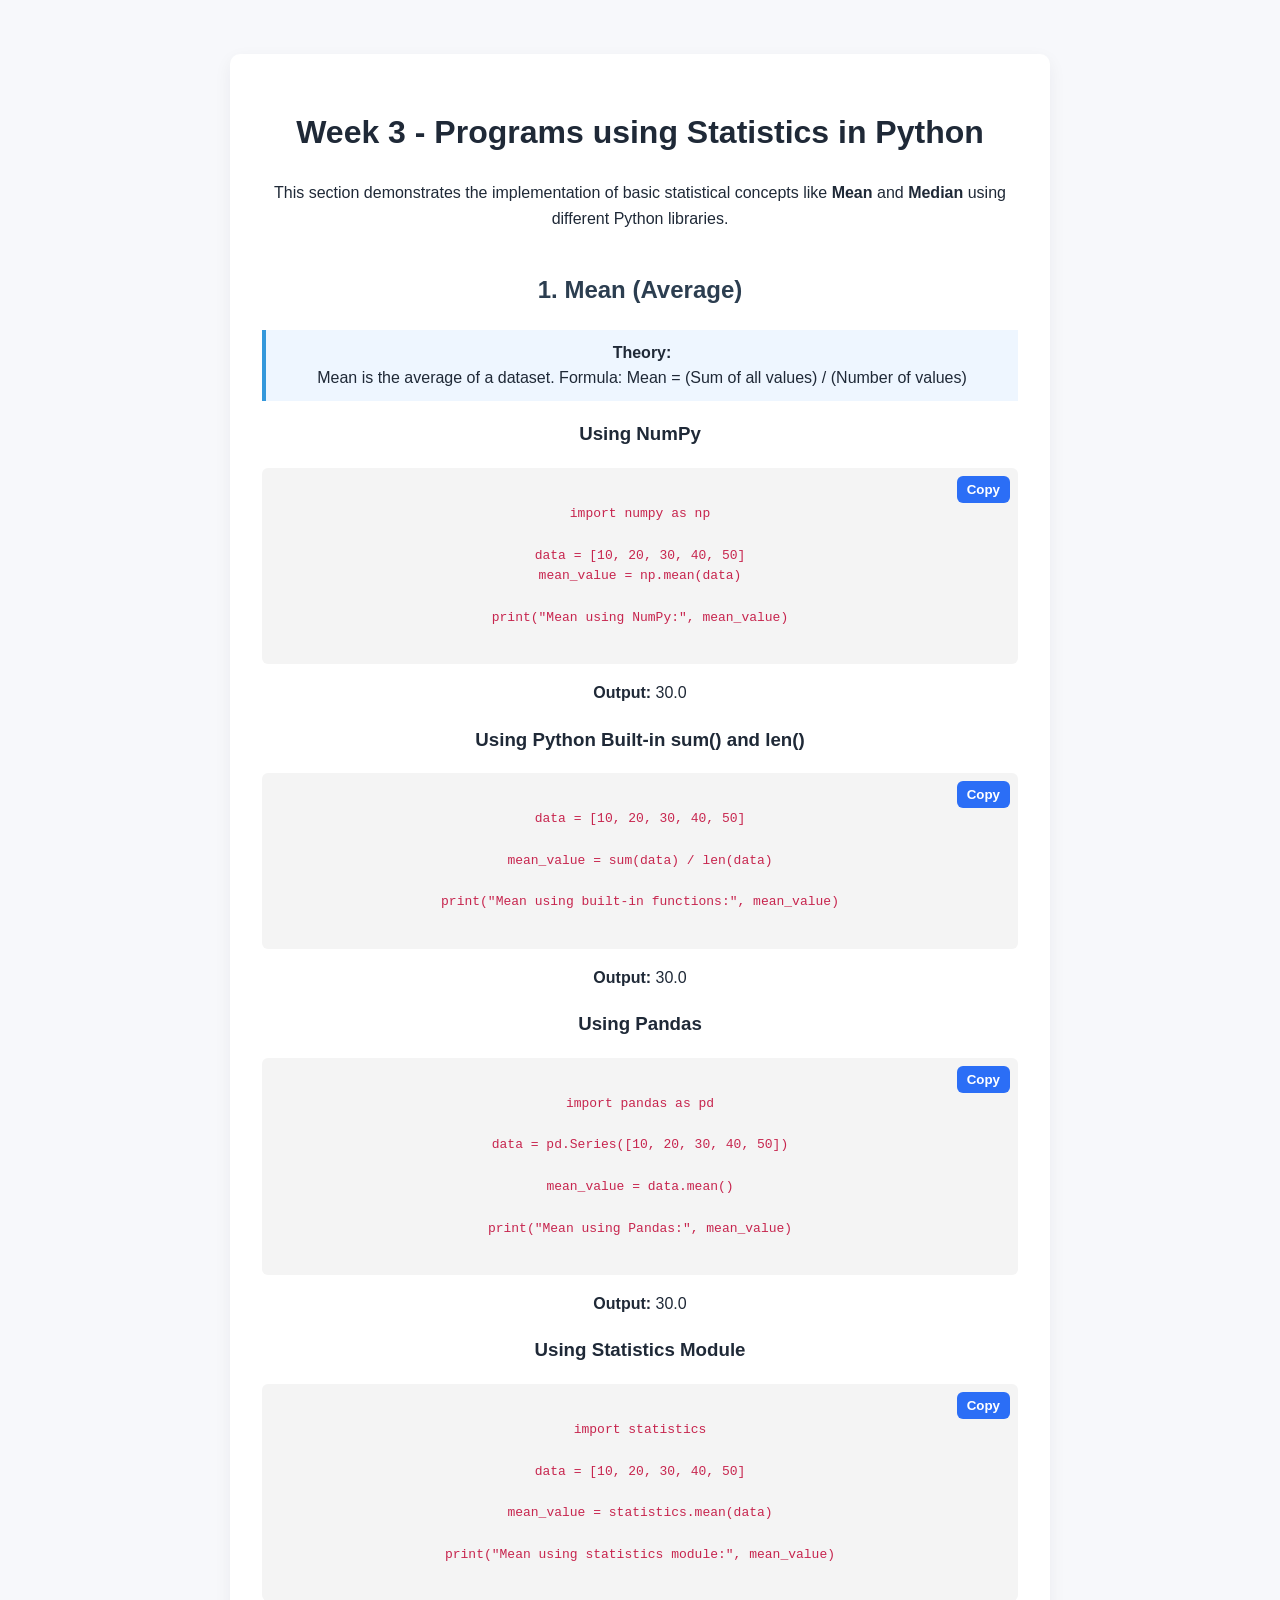
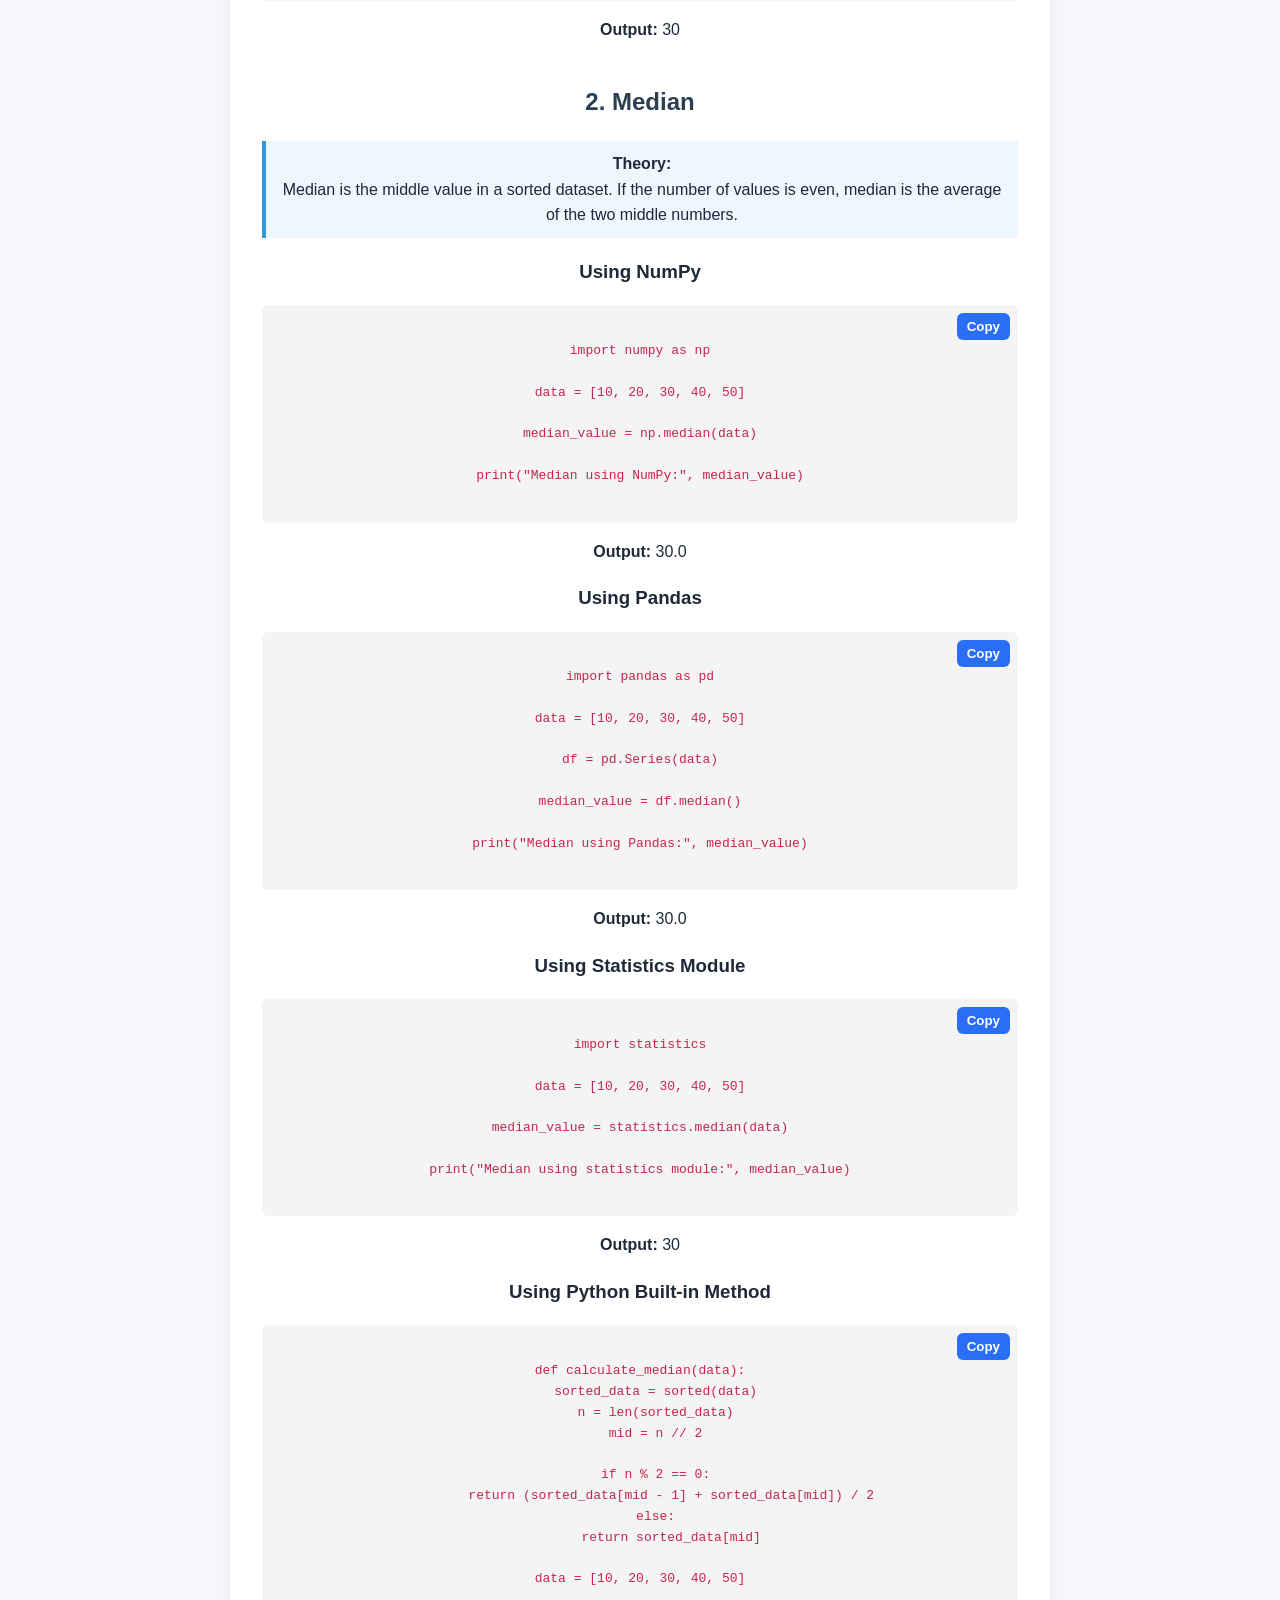
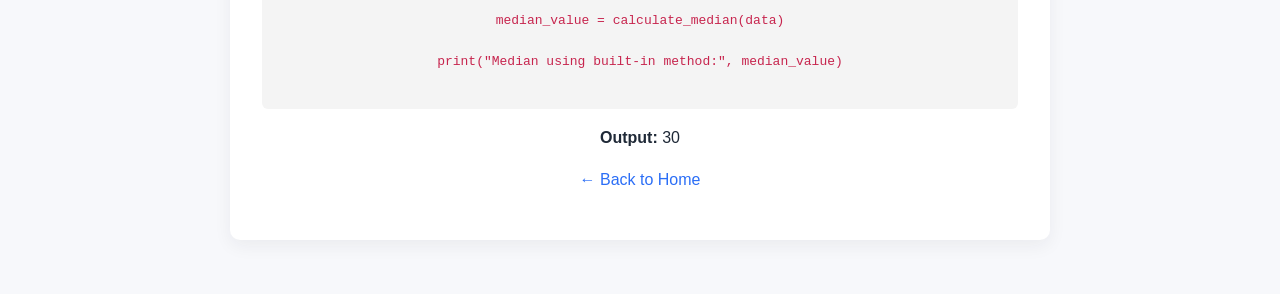
<file: week3.html>
<!doctype html>
<html lang="en">
<head>
  <meta charset="utf-8">
  <meta name="viewport" content="width=device-width,initial-scale=1">
  <title>Week 3 - Statistics in Python</title>
  <link rel="stylesheet" href="styles.css">
  <style>
    body { font-family: Arial, sans-serif; line-height: 1.6; }
    h2 { margin-top: 40px; color: #2c3e50; }
    pre {
      background: #f4f4f4;
      padding: 15px;
      overflow-x: auto;
      border-radius: 6px;
    }
    code { color: #c7254e; }
    .theory {
      background: #eef6ff;
      padding: 10px;
      border-left: 4px solid #3498db;
      margin-bottom: 10px;
    }
  </style>
</head>

<body>
  <main class="container">
    <h1>Week 3 - Programs using Statistics in Python</h1>

    <p>
      This section demonstrates the implementation of basic statistical concepts 
      like <strong>Mean</strong> and <strong>Median</strong> using different Python libraries.
    </p>

    <!-- ================= MEAN ================= -->

    <h2>1. Mean (Average)</h2>

    <div class="theory">
      <strong>Theory:</strong><br>
      Mean is the average of a dataset.  
      Formula: Mean = (Sum of all values) / (Number of values)
    </div>

    <h3>Using NumPy</h3>
    <pre><code>
import numpy as np

data = [10, 20, 30, 40, 50]
mean_value = np.mean(data)

print("Mean using NumPy:", mean_value)
    </code></pre>

    <p><strong>Output:</strong> 30.0</p>

    <h3>Using Python Built-in sum() and len()</h3>
    <pre><code>
data = [10, 20, 30, 40, 50]

mean_value = sum(data) / len(data)

print("Mean using built-in functions:", mean_value)
    </code></pre>

    <p><strong>Output:</strong> 30.0</p>

    <h3>Using Pandas</h3>
    <pre><code>
import pandas as pd

data = pd.Series([10, 20, 30, 40, 50])

mean_value = data.mean()

print("Mean using Pandas:", mean_value)
    </code></pre>

    <p><strong>Output:</strong> 30.0</p>

    <h3>Using Statistics Module</h3>
    <pre><code>
import statistics

data = [10, 20, 30, 40, 50]

mean_value = statistics.mean(data)

print("Mean using statistics module:", mean_value)
    </code></pre>

    <p><strong>Output:</strong> 30</p>


    <!-- ================= MEDIAN ================= -->

    <h2>2. Median</h2>

    <div class="theory">
      <strong>Theory:</strong><br>
      Median is the middle value in a sorted dataset.  
      If the number of values is even, median is the average of the two middle numbers.
    </div>

    <h3>Using NumPy</h3>
    <pre><code>
import numpy as np

data = [10, 20, 30, 40, 50]

median_value = np.median(data)

print("Median using NumPy:", median_value)
    </code></pre>

    <p><strong>Output:</strong> 30.0</p>

    <h3>Using Pandas</h3>
    <pre><code>
import pandas as pd

data = [10, 20, 30, 40, 50]

df = pd.Series(data)

median_value = df.median()

print("Median using Pandas:", median_value)
    </code></pre>

    <p><strong>Output:</strong> 30.0</p>

    <h3>Using Statistics Module</h3>
    <pre><code>
import statistics

data = [10, 20, 30, 40, 50]

median_value = statistics.median(data)

print("Median using statistics module:", median_value)
    </code></pre>

    <p><strong>Output:</strong> 30</p>

    <h3>Using Python Built-in Method</h3>
    <pre><code>
def calculate_median(data):
    sorted_data = sorted(data)
    n = len(sorted_data)
    mid = n // 2

    if n % 2 == 0:
        return (sorted_data[mid - 1] + sorted_data[mid]) / 2
    else:
        return sorted_data[mid]

data = [10, 20, 30, 40, 50]

median_value = calculate_median(data)

print("Median using built-in method:", median_value)
    </code></pre>

    <p><strong>Output:</strong> 30</p>

    <p><a class="link" href="index.html">← Back to Home</a></p>

  </main>
  <script src="copy.js"></script>
</body>
</html>
</file>
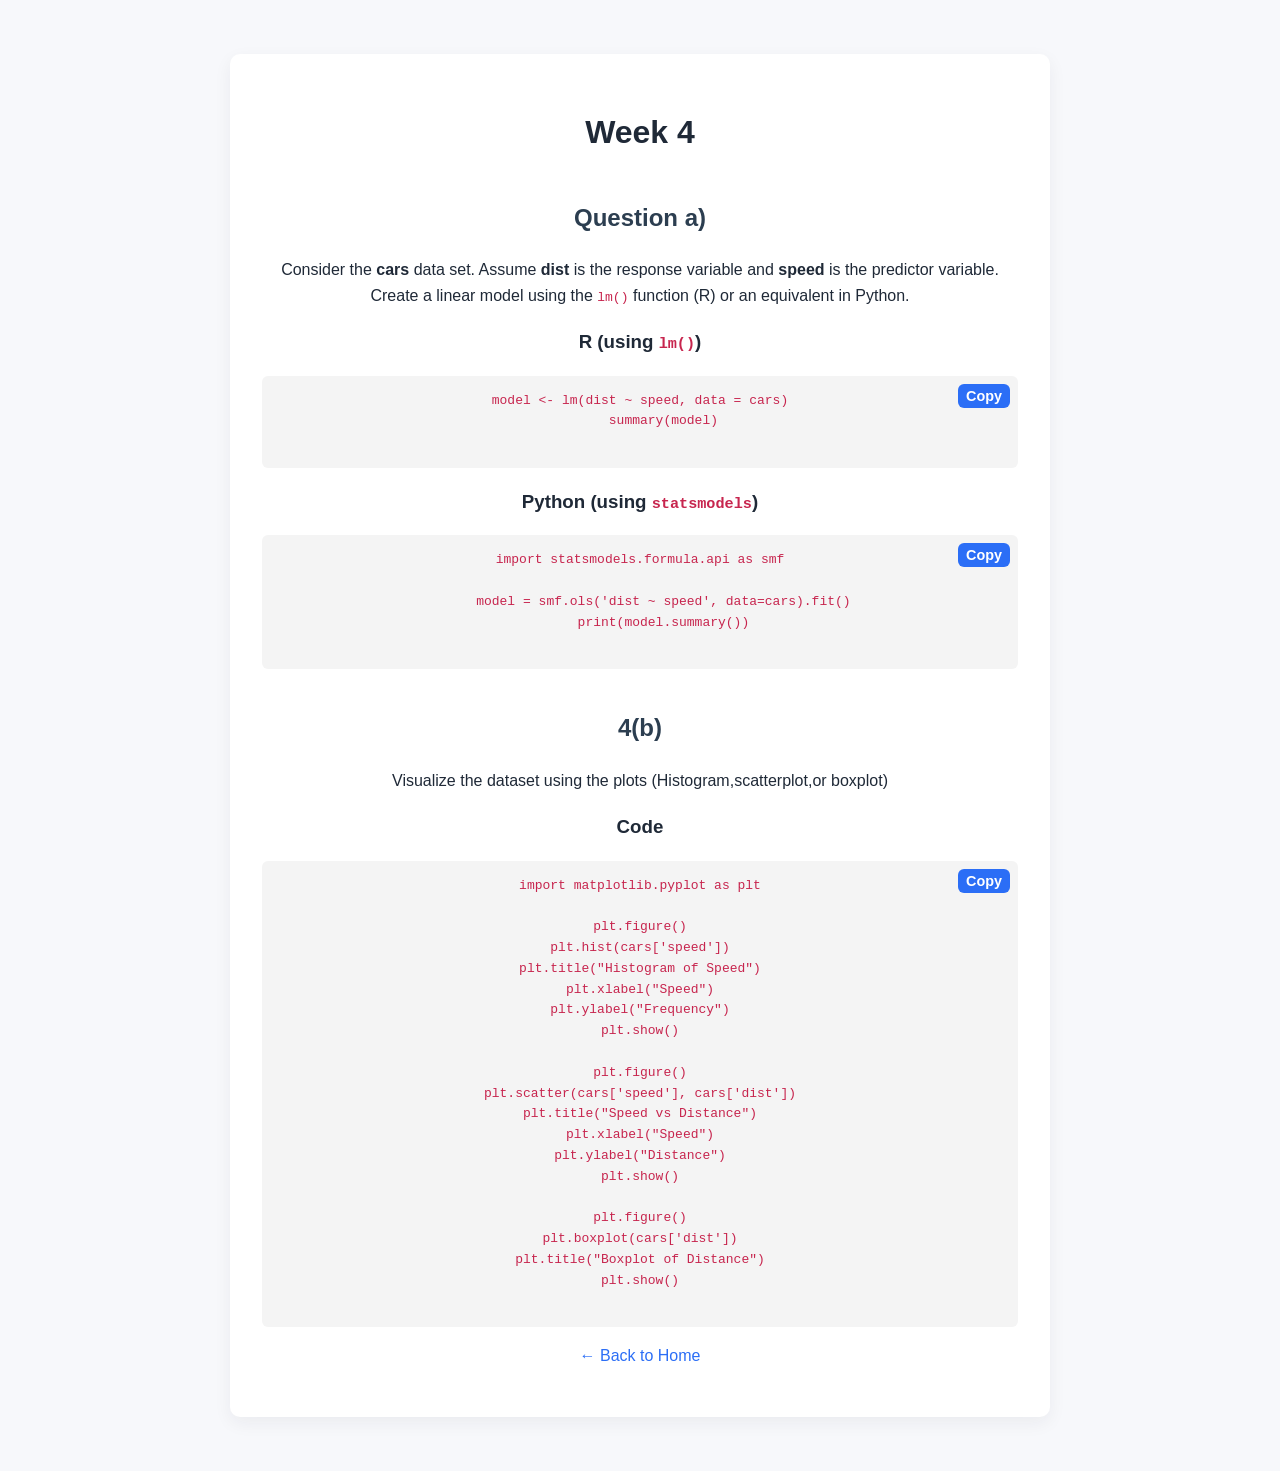
<file: week4.html>
<!doctype html>
<html lang="en">
  <head>
    <meta charset="utf-8" />
    <meta name="viewport" content="width=device-width, initial-scale=1" />
    <title>Week 4</title>
    <link rel="stylesheet" href="styles.css">
    <style>
      body { font-family: Arial, sans-serif; line-height: 1.6; }
      h2 { margin-top: 40px; color: #2c3e50; }
      pre {
        background: #f4f4f4;
        padding: 15px;
        overflow-x: auto;
        border-radius: 6px;
      }
      code { color: #c7254e; }
      .theory {
        background: #eef6ff;
        padding: 10px;
        border-left: 4px solid #3498db;
        margin-bottom: 10px;
      }
      .code-block {
        position: relative;
        margin: 1rem 0;
      }
      .copy-btn {
        position: absolute;
        right: 0.5rem;
        top: 0.5rem;
        padding: 0.25rem 0.5rem;    
        font-size: 0.9rem;
        cursor: pointer;
      }
    </style>
    
  </head>
  <body>
    <main class="container">
      <h1>Week 4</h1>

      <section>
        <h2>Question a)</h2>
        <p>
          Consider the <strong>cars</strong> data set. Assume <strong>dist</strong> is the response variable
          and <strong>speed</strong> is the predictor variable. Create a linear model using the <code>lm()</code>
          function (R) or an equivalent in Python.
        </p>

        <h3>R (using <code>lm()</code>)</h3>
        <pre><code>model &lt;- lm(dist ~ speed, data = cars)
      summary(model)
        </code></pre>

        <h3>Python (using <code>statsmodels</code>)</h3>
        <pre><code>import statsmodels.formula.api as smf

      model = smf.ols('dist ~ speed', data=cars).fit()
      print(model.summary())
        </code></pre>
      </section>

      <section>
        <h2>4(b)</h2>
        <p>Visualize the dataset using the plots (Histogram,scatterplot,or boxplot)</p>

        <h3>Code</h3>
        <pre><code>import matplotlib.pyplot as plt

plt.figure()
plt.hist(cars['speed'])
plt.title("Histogram of Speed")
plt.xlabel("Speed")
plt.ylabel("Frequency")
plt.show()

plt.figure()
plt.scatter(cars['speed'], cars['dist'])
plt.title("Speed vs Distance")
plt.xlabel("Speed")
plt.ylabel("Distance")
plt.show()

plt.figure()
plt.boxplot(cars['dist'])
plt.title("Boxplot of Distance")
plt.show()
        </code></pre>
      </section>

      <p><a class="link" href="index.html">← Back to Home</a></p>
    </main>
    <script src="copy.js"></script>
  </body>
</html>
</file>
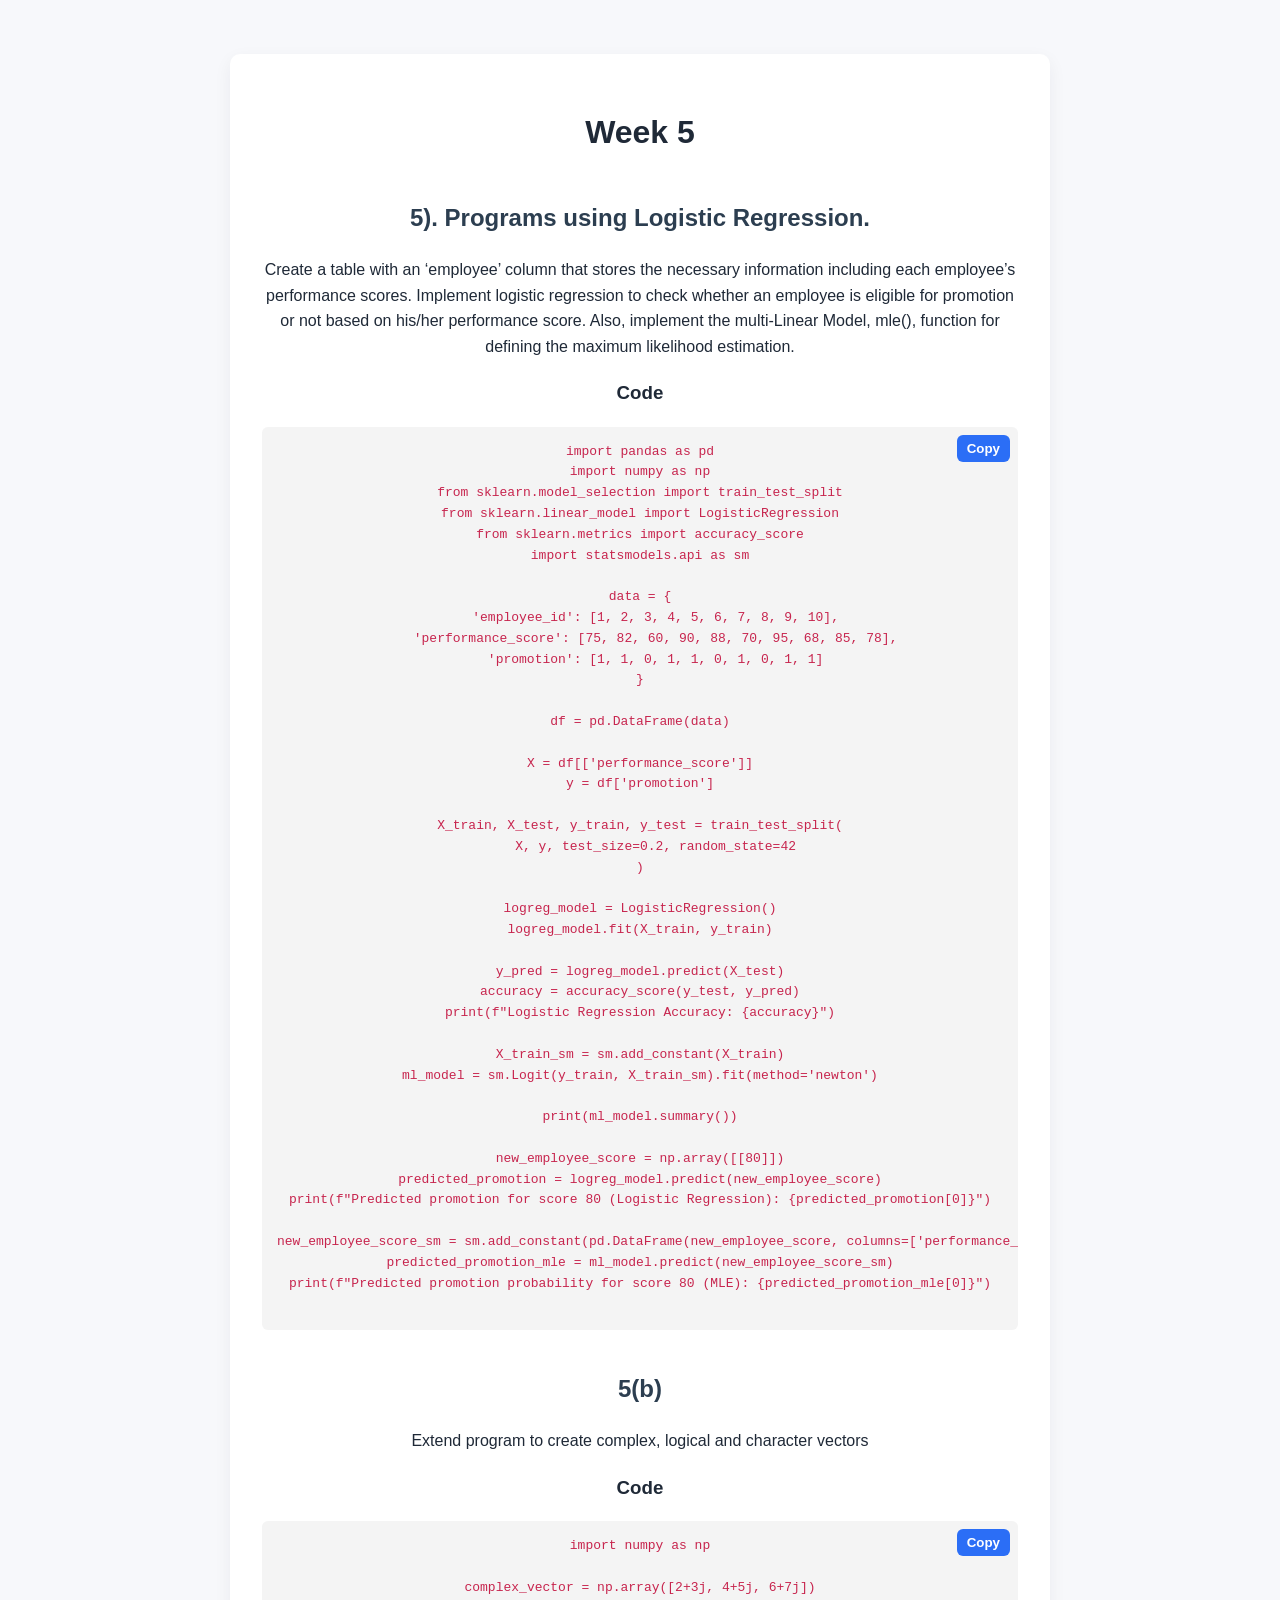
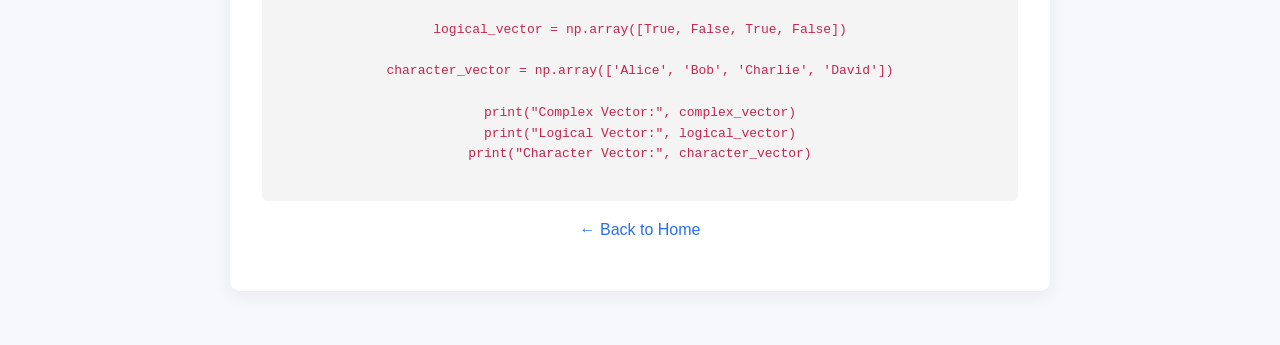
<file: week5.html>
<!doctype html>
<html lang="en">
  <head>
    <meta charset="utf-8" />
    <meta name="viewport" content="width=device-width, initial-scale=1" />
    <title>Week 5</title>
    <link rel="stylesheet" href="styles.css">
    <style>
      body { font-family: Arial, sans-serif; line-height: 1.6; }
      h2 { margin-top: 40px; color: #2c3e50; }
      pre {
        background: #f4f4f4;
        padding: 15px;
        overflow-x: auto;
        border-radius: 6px;
      }
      code { color: #c7254e; }
      .theory {
        background: #eef6ff;
        padding: 10px;
        border-left: 4px solid #3498db;
        margin-bottom: 10px;
      }
    </style>
  </head>
  <body>
    <main class="container">
      <h1>Week 5</h1>

      <section>
        <h2>5). Programs using Logistic Regression.</h2>
        <p>
          Create a table with an ‘employee’ column that stores the necessary information including
          each employee’s performance scores. Implement logistic regression to check whether an
          employee is eligible for promotion or not based on his/her performance score. Also,
          implement the multi-Linear Model, mle(), function for defining the maximum likelihood
          estimation.
        </p>

        <h3>Code</h3>
        <pre><code>import pandas as pd
import numpy as np
from sklearn.model_selection import train_test_split
from sklearn.linear_model import LogisticRegression
from sklearn.metrics import accuracy_score
import statsmodels.api as sm

data = {
    'employee_id': [1, 2, 3, 4, 5, 6, 7, 8, 9, 10],
    'performance_score': [75, 82, 60, 90, 88, 70, 95, 68, 85, 78],
    'promotion': [1, 1, 0, 1, 1, 0, 1, 0, 1, 1]
}

df = pd.DataFrame(data)

X = df[['performance_score']]
y = df['promotion']

X_train, X_test, y_train, y_test = train_test_split(
    X, y, test_size=0.2, random_state=42
)

logreg_model = LogisticRegression()
logreg_model.fit(X_train, y_train)

y_pred = logreg_model.predict(X_test)
accuracy = accuracy_score(y_test, y_pred)
print(f"Logistic Regression Accuracy: {accuracy}")

X_train_sm = sm.add_constant(X_train)
ml_model = sm.Logit(y_train, X_train_sm).fit(method='newton')

print(ml_model.summary())

new_employee_score = np.array([[80]])
predicted_promotion = logreg_model.predict(new_employee_score)
print(f"Predicted promotion for score 80 (Logistic Regression): {predicted_promotion[0]}")

new_employee_score_sm = sm.add_constant(pd.DataFrame(new_employee_score, columns=['performance_score']))
predicted_promotion_mle = ml_model.predict(new_employee_score_sm)
print(f"Predicted promotion probability for score 80 (MLE): {predicted_promotion_mle[0]}")
        </code></pre>

      </section>

      <section>
        <h2>5(b)</h2>
        <p>Extend program to create complex, logical and character vectors</p>

        <h3>Code</h3>
        <pre><code>import numpy as np

complex_vector = np.array([2+3j, 4+5j, 6+7j])

logical_vector = np.array([True, False, True, False])

character_vector = np.array(['Alice', 'Bob', 'Charlie', 'David'])

print("Complex Vector:", complex_vector)
print("Logical Vector:", logical_vector)
print("Character Vector:", character_vector)
        </code></pre>
      </section>

      <p><a class="link" href="index.html">← Back to Home</a></p>
    </main>
    <script src="copy.js"></script>
  </body>
</html>
</file>
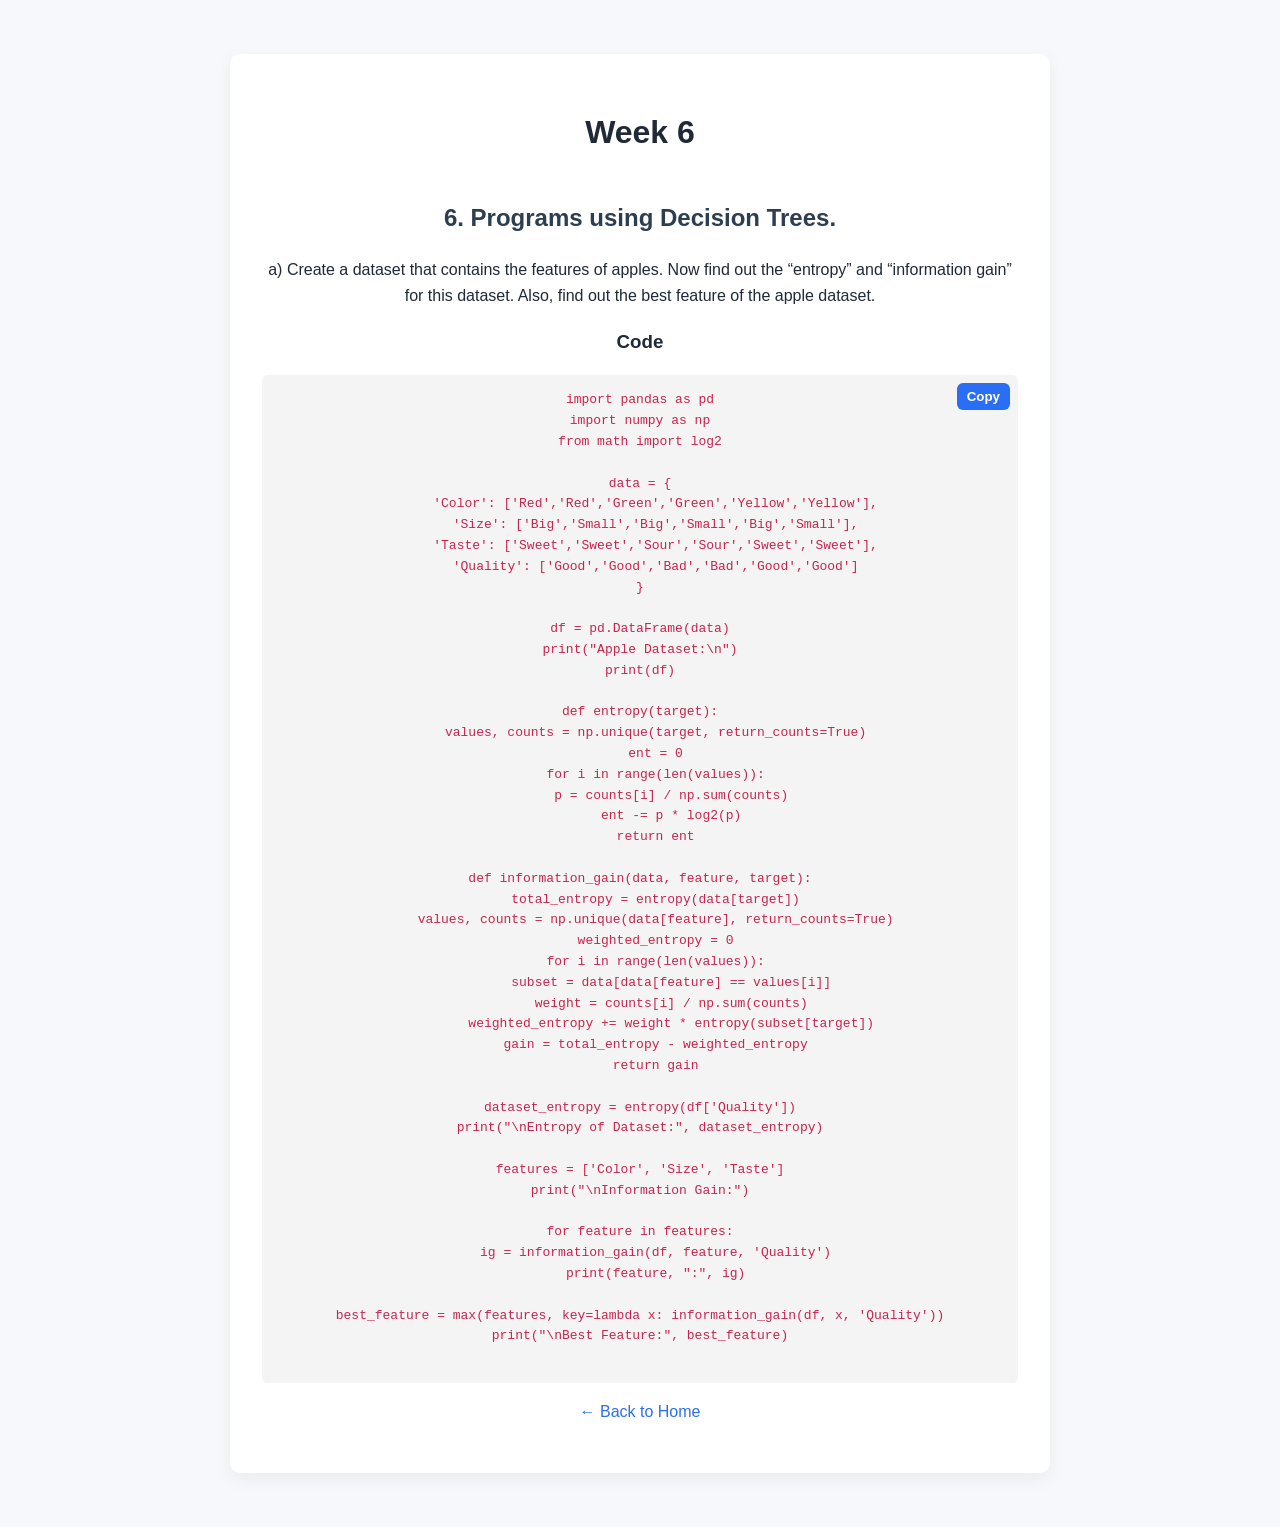
<file: week6.html>
<!doctype html>
<html lang="en">
  <head>
    <meta charset="utf-8" />
    <meta name="viewport" content="width=device-width, initial-scale=1" />
    <title>Week 6</title>
    <link rel="stylesheet" href="styles.css">
    <style>
      body { font-family: Arial, sans-serif; line-height: 1.6; }
      h2 { margin-top: 40px; color: #2c3e50; }
      pre {
        background: #f4f4f4;
        padding: 15px;
        overflow-x: auto;
        border-radius: 6px;
      }
      code { color: #c7254e; }
      .theory {
        background: #eef6ff;
        padding: 10px;
        border-left: 4px solid #3498db;
        margin-bottom: 10px;
      }
    </style>
  </head>
  <body>
    <main class="container">
      <h1>Week 6</h1>

      <section>
        <h2>6. Programs using Decision Trees.</h2>
        <p>
          a) Create a dataset that contains the features of apples. Now find out the “entropy” and
          “information gain” for this dataset. Also, find out the best feature of the apple dataset.
        </p>

        <h3>Code</h3>
        <pre><code>import pandas as pd
import numpy as np
from math import log2

data = {
    'Color': ['Red','Red','Green','Green','Yellow','Yellow'],
    'Size': ['Big','Small','Big','Small','Big','Small'],
    'Taste': ['Sweet','Sweet','Sour','Sour','Sweet','Sweet'],
    'Quality': ['Good','Good','Bad','Bad','Good','Good']
}

df = pd.DataFrame(data)
print("Apple Dataset:\n")
print(df)

def entropy(target):
    values, counts = np.unique(target, return_counts=True)
    ent = 0
    for i in range(len(values)):
        p = counts[i] / np.sum(counts)
        ent -= p * log2(p)
    return ent

def information_gain(data, feature, target):
    total_entropy = entropy(data[target])
    values, counts = np.unique(data[feature], return_counts=True)
    weighted_entropy = 0
    for i in range(len(values)):
        subset = data[data[feature] == values[i]]
        weight = counts[i] / np.sum(counts)
        weighted_entropy += weight * entropy(subset[target])
    gain = total_entropy - weighted_entropy
    return gain

dataset_entropy = entropy(df['Quality'])
print("\nEntropy of Dataset:", dataset_entropy)

features = ['Color', 'Size', 'Taste']
print("\nInformation Gain:")

for feature in features:
    ig = information_gain(df, feature, 'Quality')
    print(feature, ":", ig)

best_feature = max(features, key=lambda x: information_gain(df, x, 'Quality'))
print("\nBest Feature:", best_feature)
        </code></pre>

      </section>

      <p><a class="link" href="index.html">← Back to Home</a></p>
    </main>
    <script src="copy.js"></script>
  </body>
</html>
</file>
<file: styles.css>
:root{
  --bg:#f7f8fb;
  --card:#ffffff;
  --accent:#2b6ef6;
  --text:#1f2937;
}
*{box-sizing:border-box}
body{
  margin:0;
  font-family:Segoe UI, system-ui, -apple-system, "Helvetica Neue", Arial;
  background:var(--bg);
  color:var(--text);
}
.container{
  max-width:820px;
  margin:6vh auto;
  background:var(--card);
  padding:32px;
  border-radius:10px;
  box-shadow:0 6px 18px rgba(31,41,55,0.06);
  text-align:center;
}
.buttons{
  display:flex;
  gap:12px;
  flex-wrap:wrap;
  justify-content:center;
  margin-top:18px;
}
.btn{
  display:inline-block;
  padding:12px 20px;
  background:var(--accent);
  color:white;
  text-decoration:none;
  border-radius:8px;
  font-weight:600;
}
.btn:focus{outline:3px solid rgba(43,110,246,0.18)}
.link{color:var(--accent);text-decoration:none}

/* Styling for preserved raw content on week pages */
.content-block{margin-top:18px;text-align:left}
.content-block h2{margin:0 0 8px 0;font-size:1.05rem;color:var(--text)}
.preserve{
  white-space:pre-wrap;
  background:#f3f4f6;
  padding:16px;
  border-radius:8px;
  font-family:SFMono-Regular,Consolas,"Liberation Mono",Menlo,monospace;
  font-size:0.95rem;
  line-height:1.45;
  overflow:auto;
}

/* Copy button for code blocks */
pre{position:relative}
.copy-btn{
  position:absolute;
  top:8px;
  right:8px;
  background:var(--accent);
  color:#fff;
  border:0;
  padding:6px 10px;
  border-radius:6px;
  font-weight:600;
  cursor:pointer;
}
.copy-btn:active{transform:translateY(1px)}
.copy-btn.copied{background:linear-gradient(90deg,#16a34a,#10b981)}
</file>
